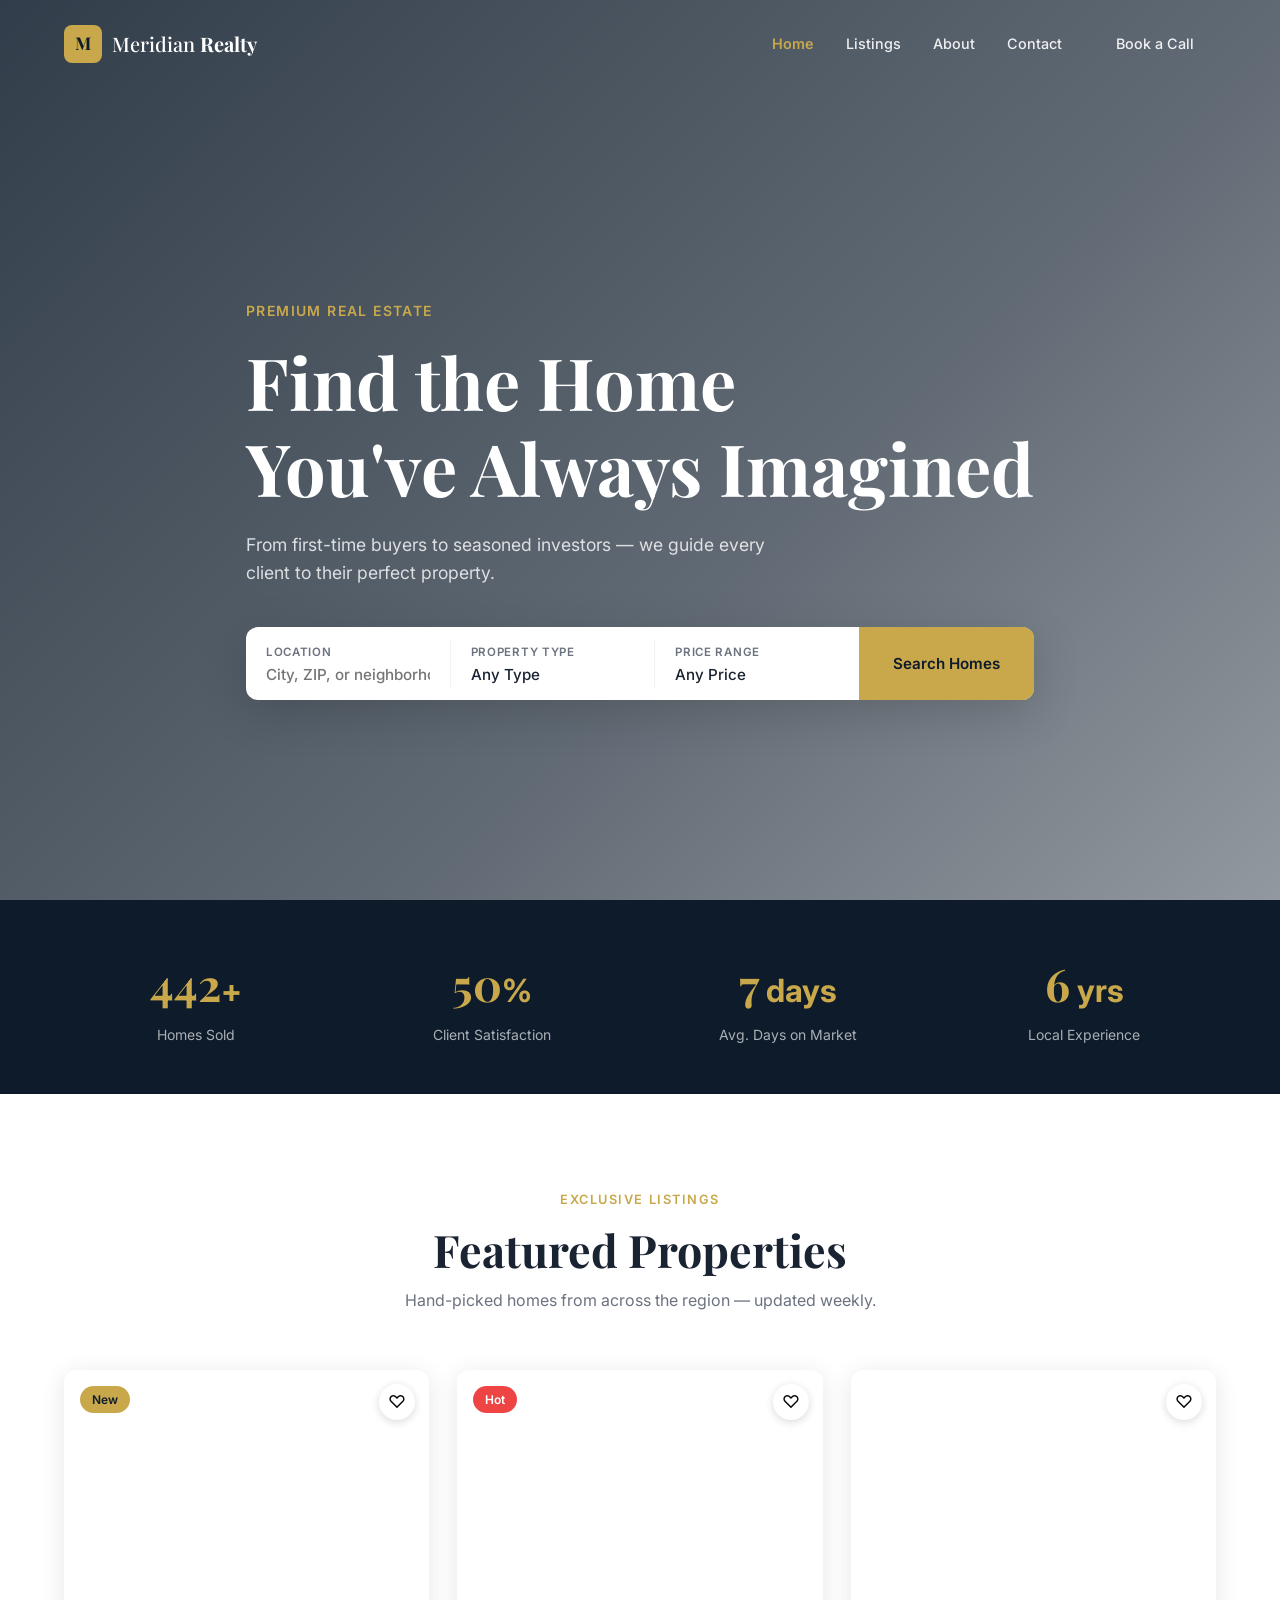
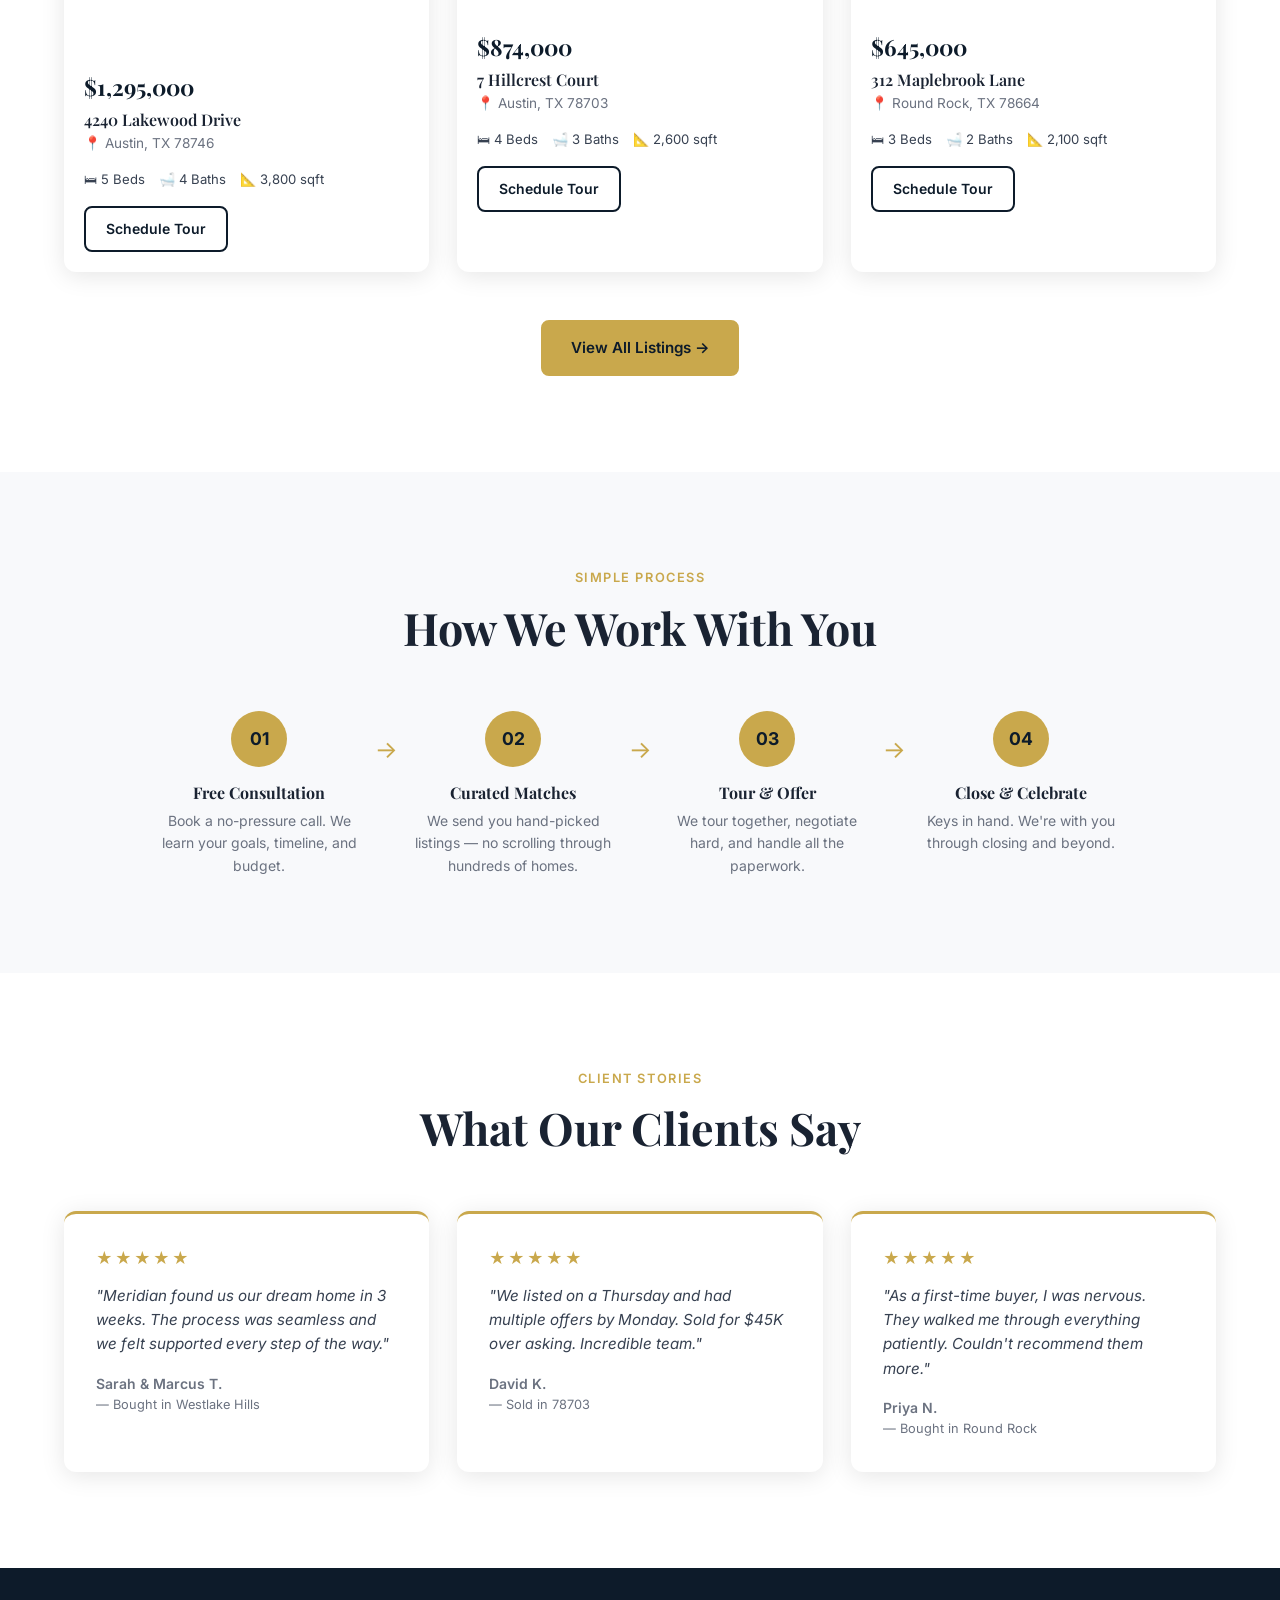
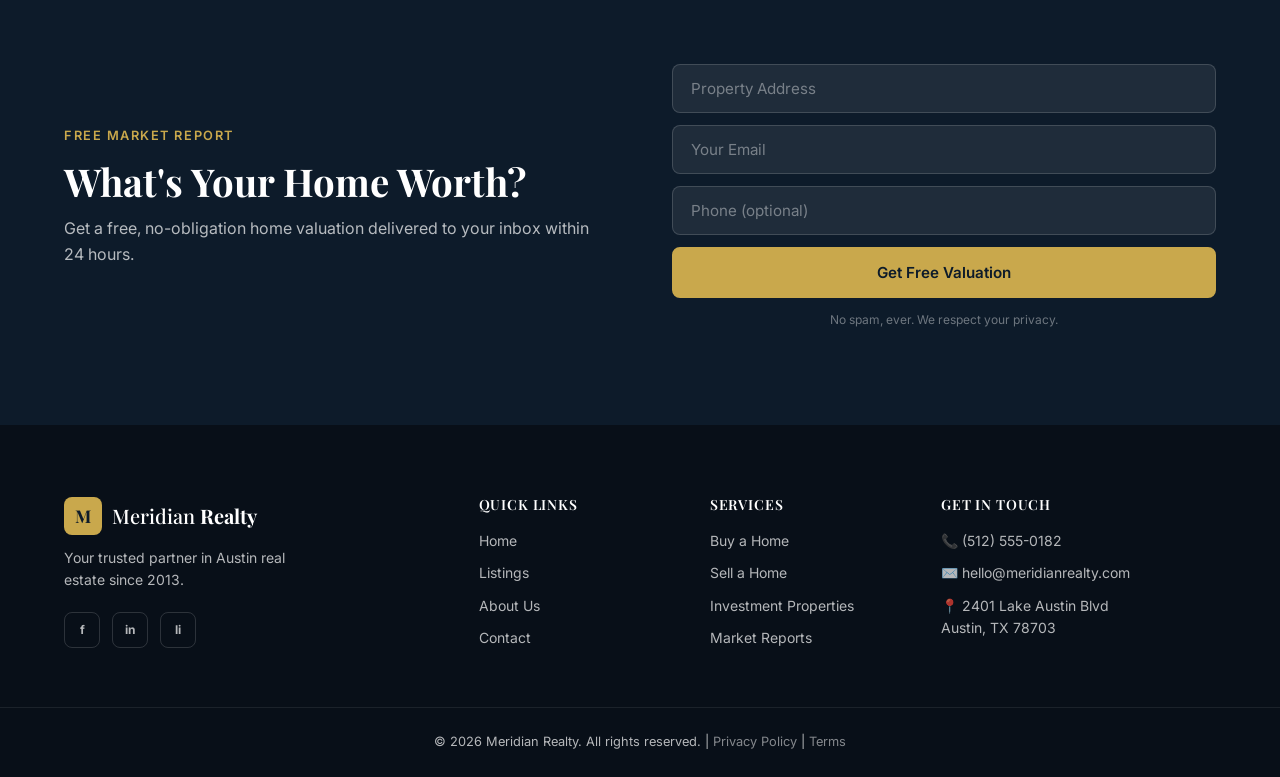
<file: index.html>
<!DOCTYPE html>
<html lang="en">
<head>
  <meta charset="UTF-8" />
  <meta name="viewport" content="width=device-width, initial-scale=1.0" />
  <title>Meridian Realty | Find Your Dream Home</title>
  <meta name="description" content="Meridian Realty helps you buy, sell, and invest in premium real estate. Trusted agents, exclusive listings, and concierge service." />

  <!-- Google Analytics placeholder -->
  <!-- Replace G-XXXXXXXXXX with your real GA4 measurement ID -->
  <script async src="https://www.googletagmanager.com/gtag/js?id=G-XXXXXXXXXX"></script>
  <script>
    window.dataLayer = window.dataLayer || [];
    function gtag(){dataLayer.push(arguments);}
    gtag('js', new Date());
    gtag('config', 'G-XXXXXXXXXX');
  </script>

  <link rel="preconnect" href="https://fonts.googleapis.com" />
  <link rel="preconnect" href="https://fonts.gstatic.com" crossorigin />
  <link href="https://fonts.googleapis.com/css2?family=Playfair+Display:wght@400;600;700&family=Inter:wght@300;400;500;600&display=swap" rel="stylesheet" />
  <link rel="stylesheet" href="css/styles.css" />
</head>
<body>

  <!-- ── NAV ── -->
  <header class="nav-header" id="navbar">
    <div class="container nav-inner">
      <a href="index.html" class="logo">
        <span class="logo-icon">M</span>
        <span>Meridian <strong>Realty</strong></span>
      </a>
      <nav class="nav-links" id="navLinks">
        <a href="index.html" class="active">Home</a>
        <a href="properties.html">Listings</a>
        <a href="about.html">About</a>
        <a href="contact.html">Contact</a>
        <a href="contact.html#book" class="btn btn-sm">Book a Call</a>
      </nav>
      <button class="hamburger" id="hamburger" aria-label="Open menu">
        <span></span><span></span><span></span>
      </button>
    </div>
  </header>

  <!-- ── HERO ── -->
  <section class="hero">
    <div class="hero-bg"></div>
    <div class="hero-overlay"></div>
    <div class="container hero-content">
      <p class="hero-eyebrow">Premium Real Estate</p>
      <h1 class="hero-title">Find the Home<br/>You've Always Imagined</h1>
      <p class="hero-sub">From first-time buyers to seasoned investors — we guide every client to their perfect property.</p>

      <!-- Search bar -->
      <form class="search-bar" id="heroSearch" action="properties.html" method="get">
        <div class="search-fields">
          <div class="search-field">
            <label>Location</label>
            <input type="text" name="location" placeholder="City, ZIP, or neighborhood" />
          </div>
          <div class="search-divider"></div>
          <div class="search-field">
            <label>Property Type</label>
            <select name="type">
              <option value="">Any Type</option>
              <option>Single Family</option>
              <option>Condo</option>
              <option>Townhouse</option>
              <option>Multi-Family</option>
              <option>Land</option>
            </select>
          </div>
          <div class="search-divider"></div>
          <div class="search-field">
            <label>Price Range</label>
            <select name="price">
              <option value="">Any Price</option>
              <option>Under $500K</option>
              <option>$500K – $1M</option>
              <option>$1M – $2M</option>
              <option>$2M+</option>
            </select>
          </div>
        </div>
        <button type="submit" class="btn btn-gold search-btn">Search Homes</button>
      </form>
    </div>
  </section>

  <!-- ── STATS ── -->
  <section class="stats-bar">
    <div class="container stats-grid">
      <div class="stat">
        <span class="stat-number" data-target="850">0</span><span class="stat-suffix">+</span>
        <p>Homes Sold</p>
      </div>
      <div class="stat">
        <span class="stat-number" data-target="97">0</span><span class="stat-suffix">%</span>
        <p>Client Satisfaction</p>
      </div>
      <div class="stat">
        <span class="stat-number" data-target="14">0</span><span class="stat-suffix"> days</span>
        <p>Avg. Days on Market</p>
      </div>
      <div class="stat">
        <span class="stat-number" data-target="12">0</span><span class="stat-suffix"> yrs</span>
        <p>Local Experience</p>
      </div>
    </div>
  </section>

  <!-- ── FEATURED LISTINGS ── -->
  <section class="section featured">
    <div class="container">
      <div class="section-header">
        <p class="eyebrow">Exclusive Listings</p>
        <h2>Featured Properties</h2>
        <p class="section-sub">Hand-picked homes from across the region — updated weekly.</p>
      </div>

      <div class="properties-grid">

        <article class="property-card featured-card">
          <div class="property-img" style="background-image:url('https://images.unsplash.com/photo-1570129477492-45c003edd2be?w=800&q=80')">
            <span class="tag tag-new">New</span>
            <button class="fav-btn" aria-label="Save property">♡</button>
          </div>
          <div class="property-body">
            <div class="property-price">$1,295,000</div>
            <h3 class="property-name">4240 Lakewood Drive</h3>
            <p class="property-loc">📍 Austin, TX 78746</p>
            <div class="property-meta">
              <span>🛏 5 Beds</span>
              <span>🛁 4 Baths</span>
              <span>📐 3,800 sqft</span>
            </div>
            <a href="contact.html#book" class="btn btn-outline btn-sm">Schedule Tour</a>
          </div>
        </article>

        <article class="property-card">
          <div class="property-img" style="background-image:url('https://images.unsplash.com/photo-1600596542815-ffad4c1539a9?w=800&q=80')">
            <span class="tag tag-hot">Hot</span>
            <button class="fav-btn" aria-label="Save property">♡</button>
          </div>
          <div class="property-body">
            <div class="property-price">$874,000</div>
            <h3 class="property-name">7 Hillcrest Court</h3>
            <p class="property-loc">📍 Austin, TX 78703</p>
            <div class="property-meta">
              <span>🛏 4 Beds</span>
              <span>🛁 3 Baths</span>
              <span>📐 2,600 sqft</span>
            </div>
            <a href="contact.html#book" class="btn btn-outline btn-sm">Schedule Tour</a>
          </div>
        </article>

        <article class="property-card">
          <div class="property-img" style="background-image:url('https://images.unsplash.com/photo-1605276374104-dee2a0ed3cd6?w=800&q=80')">
            <button class="fav-btn" aria-label="Save property">♡</button>
          </div>
          <div class="property-body">
            <div class="property-price">$645,000</div>
            <h3 class="property-name">312 Maplebrook Lane</h3>
            <p class="property-loc">📍 Round Rock, TX 78664</p>
            <div class="property-meta">
              <span>🛏 3 Beds</span>
              <span>🛁 2 Baths</span>
              <span>📐 2,100 sqft</span>
            </div>
            <a href="contact.html#book" class="btn btn-outline btn-sm">Schedule Tour</a>
          </div>
        </article>

      </div>

      <div class="text-center mt-lg">
        <a href="properties.html" class="btn btn-gold">View All Listings →</a>
      </div>
    </div>
  </section>

  <!-- ── HOW IT WORKS ── -->
  <section class="section how-it-works">
    <div class="container">
      <div class="section-header">
        <p class="eyebrow">Simple Process</p>
        <h2>How We Work With You</h2>
      </div>
      <div class="steps-grid">
        <div class="step">
          <div class="step-icon">01</div>
          <h3>Free Consultation</h3>
          <p>Book a no-pressure call. We learn your goals, timeline, and budget.</p>
        </div>
        <div class="step-arrow">→</div>
        <div class="step">
          <div class="step-icon">02</div>
          <h3>Curated Matches</h3>
          <p>We send you hand-picked listings — no scrolling through hundreds of homes.</p>
        </div>
        <div class="step-arrow">→</div>
        <div class="step">
          <div class="step-icon">03</div>
          <h3>Tour & Offer</h3>
          <p>We tour together, negotiate hard, and handle all the paperwork.</p>
        </div>
        <div class="step-arrow">→</div>
        <div class="step">
          <div class="step-icon">04</div>
          <h3>Close &amp; Celebrate</h3>
          <p>Keys in hand. We're with you through closing and beyond.</p>
        </div>
      </div>
    </div>
  </section>

  <!-- ── TESTIMONIALS ── -->
  <section class="section testimonials">
    <div class="container">
      <div class="section-header">
        <p class="eyebrow">Client Stories</p>
        <h2>What Our Clients Say</h2>
      </div>
      <div class="testimonials-grid">
        <blockquote class="testimonial">
          <div class="stars">★★★★★</div>
          <p>"Meridian found us our dream home in 3 weeks. The process was seamless and we felt supported every step of the way."</p>
          <footer><strong>Sarah & Marcus T.</strong> — Bought in Westlake Hills</footer>
        </blockquote>
        <blockquote class="testimonial">
          <div class="stars">★★★★★</div>
          <p>"We listed on a Thursday and had multiple offers by Monday. Sold for $45K over asking. Incredible team."</p>
          <footer><strong>David K.</strong> — Sold in 78703</footer>
        </blockquote>
        <blockquote class="testimonial">
          <div class="stars">★★★★★</div>
          <p>"As a first-time buyer, I was nervous. They walked me through everything patiently. Couldn't recommend them more."</p>
          <footer><strong>Priya N.</strong> — Bought in Round Rock</footer>
        </blockquote>
      </div>
    </div>
  </section>

  <!-- ── LEAD MAGNET / CTA ── -->
  <section class="section cta-section">
    <div class="container">
      <div class="cta-card">
        <div class="cta-text">
          <p class="eyebrow" style="color:#c9a84c">Free Market Report</p>
          <h2>What's Your Home Worth?</h2>
          <p>Get a free, no-obligation home valuation delivered to your inbox within 24 hours.</p>
        </div>
        <form class="cta-form" id="valuationForm">
          <input type="text" placeholder="Property Address" required />
          <input type="email" placeholder="Your Email" required />
          <input type="tel" placeholder="Phone (optional)" />
          <button type="submit" class="btn btn-gold">Get Free Valuation</button>
          <p class="form-note">No spam, ever. We respect your privacy.</p>
        </form>
      </div>
    </div>
  </section>

  <!-- ── FOOTER ── -->
  <footer class="footer">
    <div class="container footer-inner">
      <div class="footer-brand">
        <a href="index.html" class="logo logo-light">
          <span class="logo-icon">M</span>
          <span>Meridian <strong>Realty</strong></span>
        </a>
        <p>Your trusted partner in Austin real estate since 2013.</p>
        <div class="social-links">
          <a href="#" aria-label="Facebook">f</a>
          <a href="#" aria-label="Instagram">in</a>
          <a href="#" aria-label="LinkedIn">li</a>
        </div>
      </div>
      <div class="footer-links">
        <h4>Quick Links</h4>
        <a href="index.html">Home</a>
        <a href="properties.html">Listings</a>
        <a href="about.html">About Us</a>
        <a href="contact.html">Contact</a>
      </div>
      <div class="footer-links">
        <h4>Services</h4>
        <a href="#">Buy a Home</a>
        <a href="#">Sell a Home</a>
        <a href="#">Investment Properties</a>
        <a href="#">Market Reports</a>
      </div>
      <div class="footer-contact">
        <h4>Get in Touch</h4>
        <p>📞 <a href="tel:+15125550182">(512) 555-0182</a></p>
        <p>✉️ <a href="mailto:hello@meridianrealty.com">hello@meridianrealty.com</a></p>
        <p>📍 2401 Lake Austin Blvd<br/>Austin, TX 78703</p>
      </div>
    </div>
    <div class="footer-bottom">
      <p>© 2026 Meridian Realty. All rights reserved. | <a href="#">Privacy Policy</a> | <a href="#">Terms</a></p>
    </div>
  </footer>

  <script src="js/main.js"></script>
</body>
</html>
</file>
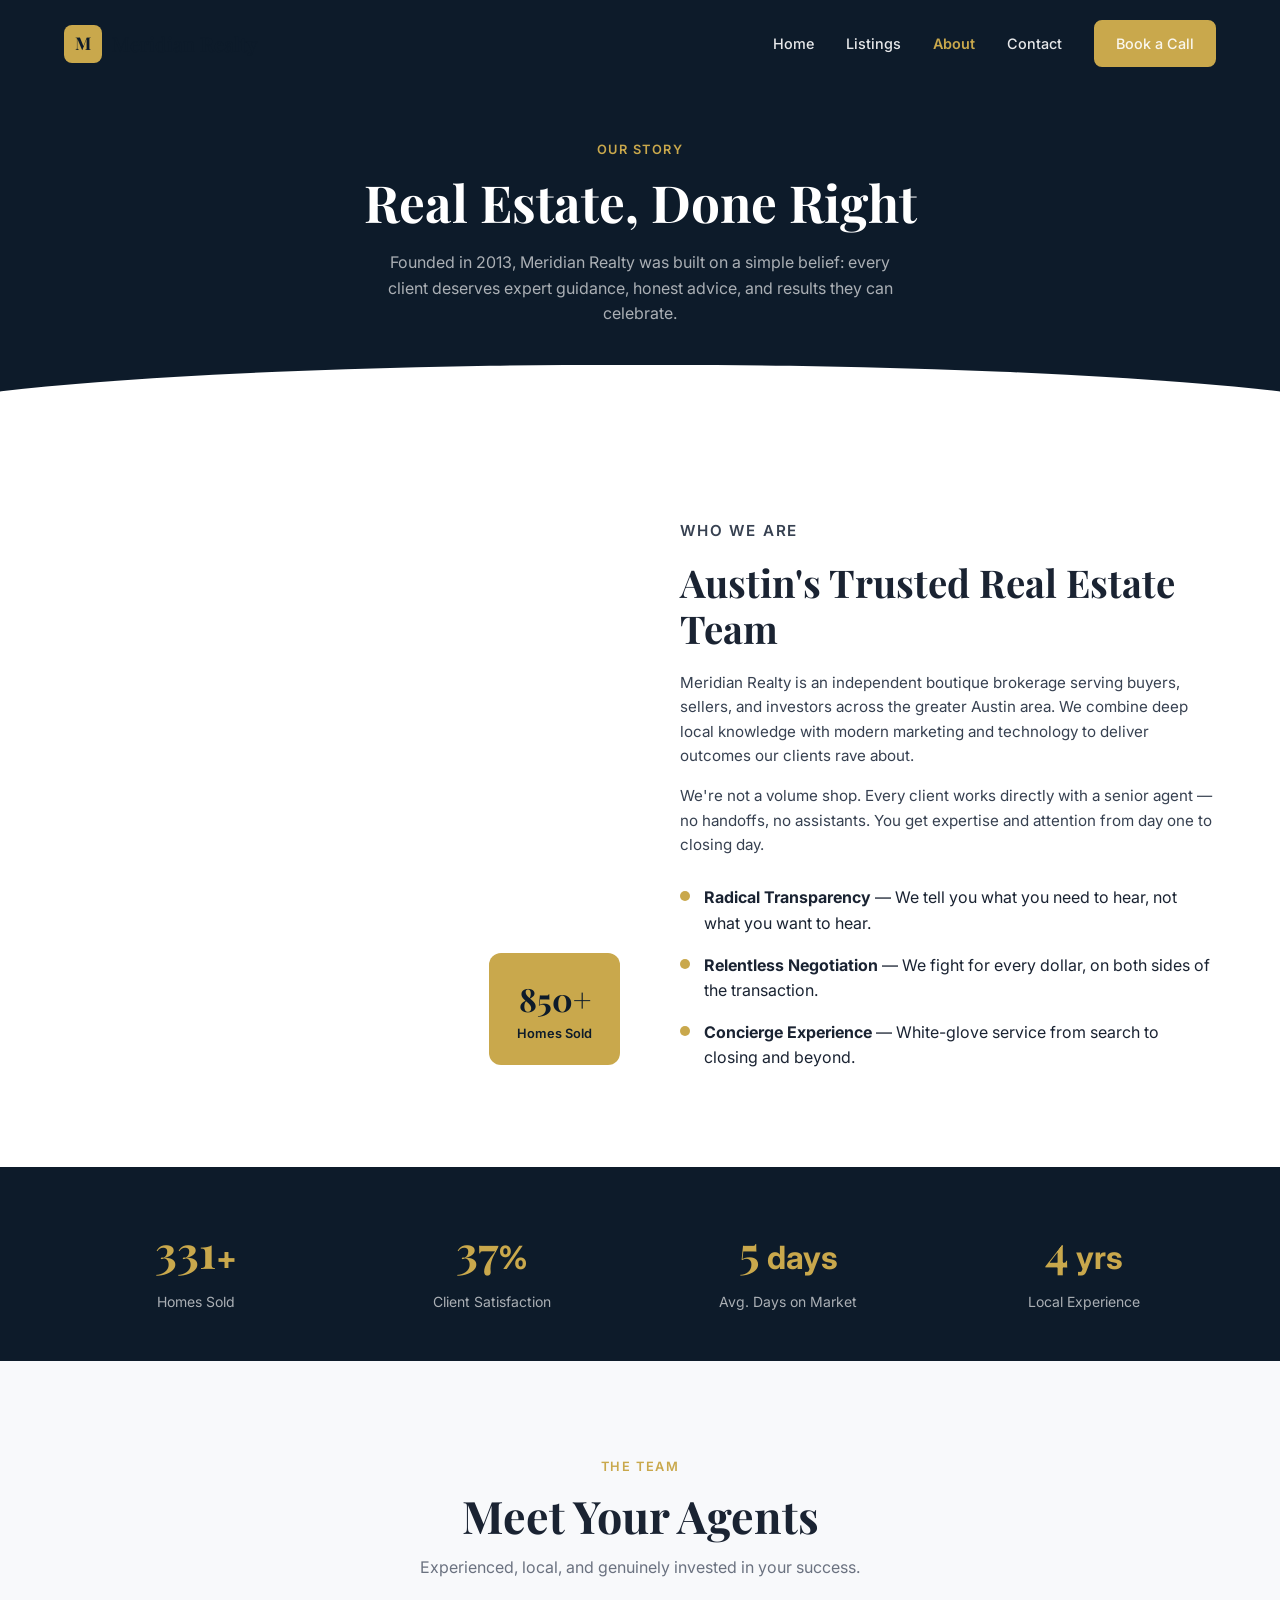
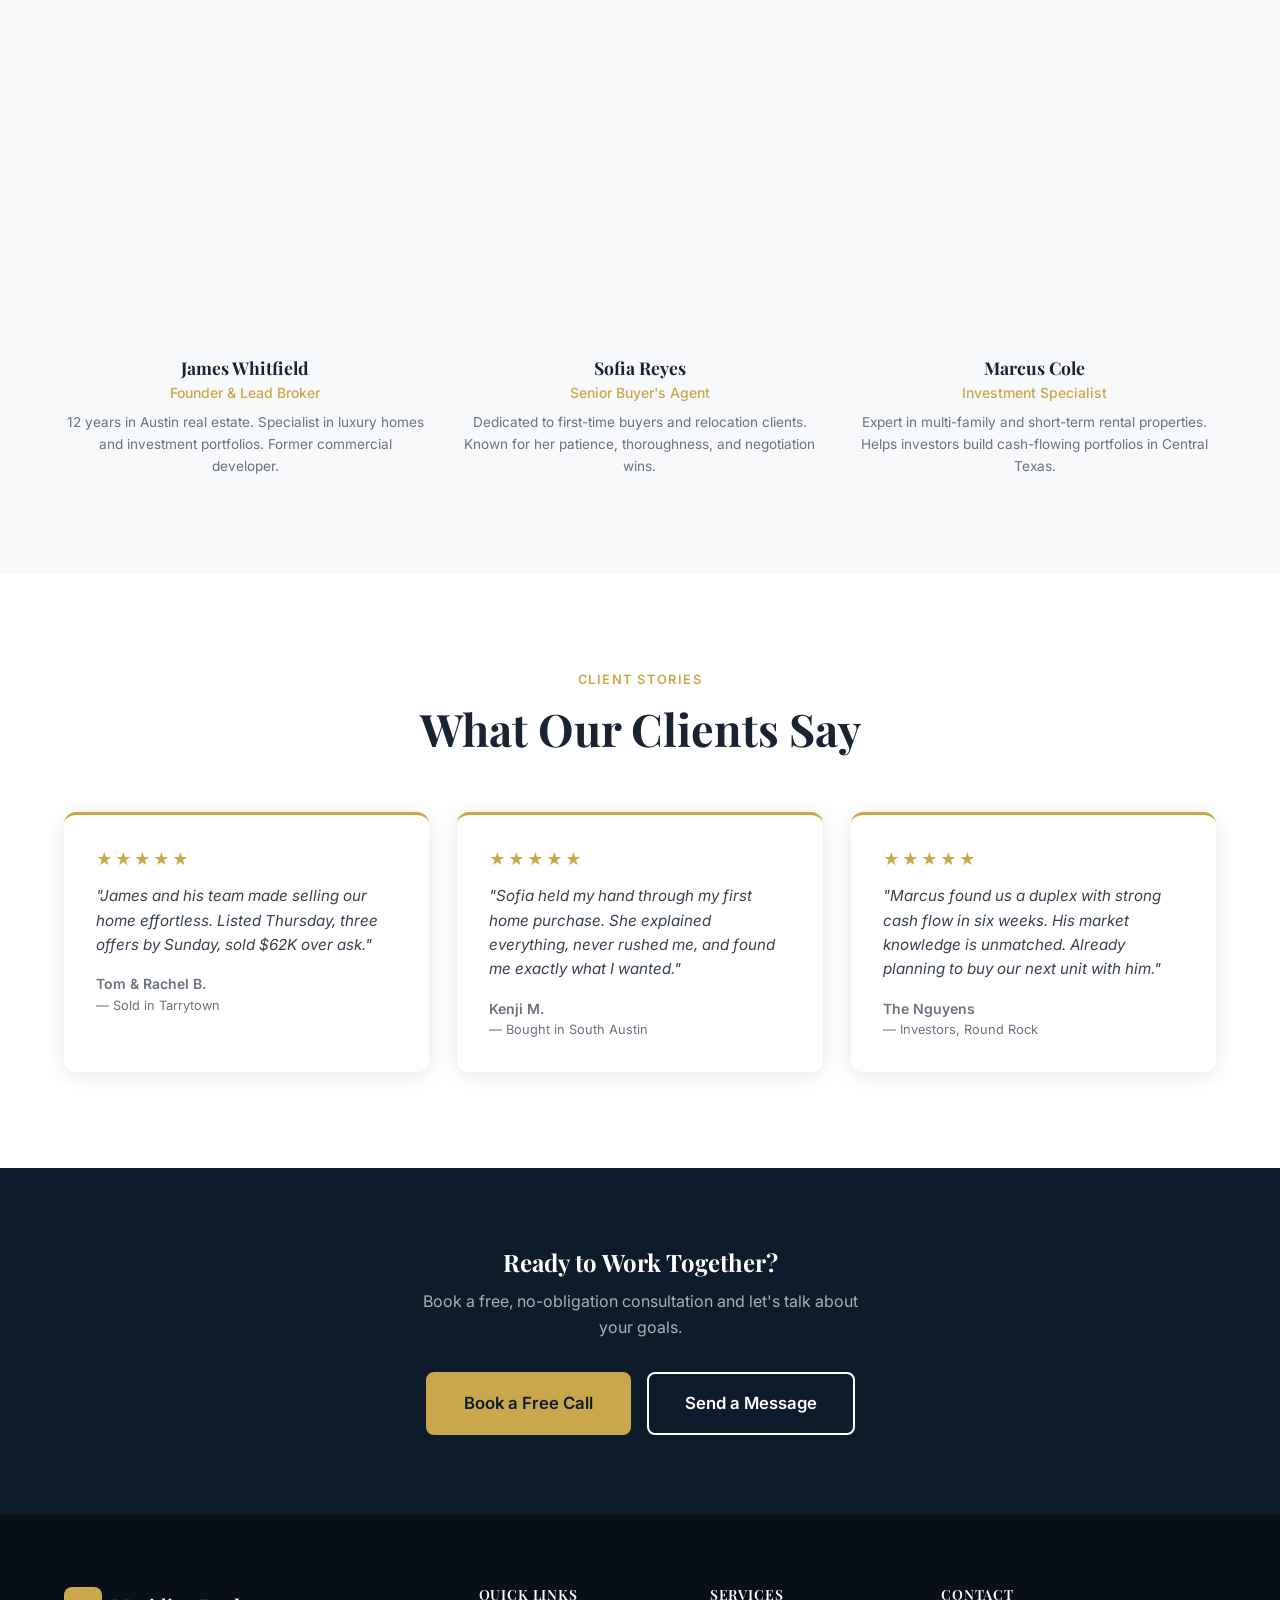
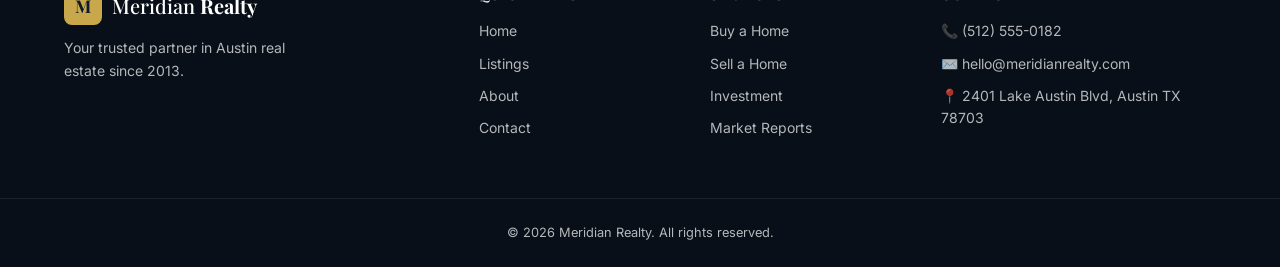
<file: about.html>
<!DOCTYPE html>
<html lang="en">
<head>
  <meta charset="UTF-8" />
  <meta name="viewport" content="width=device-width, initial-scale=1.0" />
  <title>About | Meridian Realty</title>
  <meta name="description" content="Meet the Meridian Realty team — experienced Austin real estate agents committed to getting you the best outcome." />
  <script async src="https://www.googletagmanager.com/gtag/js?id=G-XXXXXXXXXX"></script>
  <script>window.dataLayer=window.dataLayer||[];function gtag(){dataLayer.push(arguments);}gtag('js',new Date());gtag('config','G-XXXXXXXXXX');</script>
  <link rel="preconnect" href="https://fonts.googleapis.com" />
  <link rel="preconnect" href="https://fonts.gstatic.com" crossorigin />
  <link href="https://fonts.googleapis.com/css2?family=Playfair+Display:wght@400;600;700&family=Inter:wght@300;400;500;600&display=swap" rel="stylesheet" />
  <link rel="stylesheet" href="css/styles.css" />
</head>
<body>

  <header class="nav-header scrolled" id="navbar">
    <div class="container nav-inner">
      <a href="index.html" class="logo" style="color:var(--navy)">
        <span class="logo-icon">M</span>
        <span>Meridian <strong>Realty</strong></span>
      </a>
      <nav class="nav-links" id="navLinks">
        <a href="index.html">Home</a>
        <a href="properties.html">Listings</a>
        <a href="about.html" class="active">About</a>
        <a href="contact.html">Contact</a>
        <a href="contact.html#book" class="btn btn-sm btn-gold">Book a Call</a>
      </nav>
      <button class="hamburger" id="hamburger" aria-label="Open menu">
        <span></span><span></span><span></span>
      </button>
    </div>
  </header>

  <!-- ABOUT HERO -->
  <div class="about-hero">
    <div class="container" style="text-align:center;position:relative;z-index:1;">
      <p class="eyebrow">Our Story</p>
      <h1 style="color:var(--white);font-size:clamp(2rem,4vw,3.2rem);margin-bottom:16px;">Real Estate, Done Right</h1>
      <p style="color:rgba(255,255,255,.65);max-width:540px;margin:0 auto;">
        Founded in 2013, Meridian Realty was built on a simple belief: every client deserves expert guidance, honest advice, and results they can celebrate.
      </p>
    </div>
  </div>

  <!-- INTRO -->
  <section class="section">
    <div class="container">
      <div class="about-intro">
        <div class="about-img-wrap">
          <div class="about-img"></div>
          <div class="about-badge">
            <div class="num">850+</div>
            <p>Homes Sold</p>
          </div>
        </div>
        <div class="about-text">
          <p class="eyebrow">Who We Are</p>
          <h2>Austin's Trusted Real Estate Team</h2>
          <p>Meridian Realty is an independent boutique brokerage serving buyers, sellers, and investors across the greater Austin area. We combine deep local knowledge with modern marketing and technology to deliver outcomes our clients rave about.</p>
          <p>We're not a volume shop. Every client works directly with a senior agent — no handoffs, no assistants. You get expertise and attention from day one to closing day.</p>
          <div class="about-values">
            <div class="value-item"><div class="value-dot"></div><div><strong>Radical Transparency</strong> — We tell you what you need to hear, not what you want to hear.</div></div>
            <div class="value-item"><div class="value-dot"></div><div><strong>Relentless Negotiation</strong> — We fight for every dollar, on both sides of the transaction.</div></div>
            <div class="value-item"><div class="value-dot"></div><div><strong>Concierge Experience</strong> — White-glove service from search to closing and beyond.</div></div>
          </div>
        </div>
      </div>
    </div>
  </section>

  <!-- STATS BANNER -->
  <section class="stats-bar">
    <div class="container stats-grid">
      <div class="stat"><span class="stat-number" data-target="850">0</span><span class="stat-suffix">+</span><p>Homes Sold</p></div>
      <div class="stat"><span class="stat-number" data-target="97">0</span><span class="stat-suffix">%</span><p>Client Satisfaction</p></div>
      <div class="stat"><span class="stat-number" data-target="14">0</span><span class="stat-suffix"> days</span><p>Avg. Days on Market</p></div>
      <div class="stat"><span class="stat-number" data-target="12">0</span><span class="stat-suffix"> yrs</span><p>Local Experience</p></div>
    </div>
  </section>

  <!-- TEAM -->
  <section class="section" style="background:var(--gray-50);">
    <div class="container">
      <div class="section-header">
        <p class="eyebrow">The Team</p>
        <h2>Meet Your Agents</h2>
        <p class="section-sub">Experienced, local, and genuinely invested in your success.</p>
      </div>
      <div class="team-grid">

        <div class="team-card">
          <div class="team-photo" style="background-image:url('https://images.unsplash.com/photo-1560250097-0b93528c311a?w=600&q=80')"></div>
          <h3>James Whitfield</h3>
          <p class="role">Founder & Lead Broker</p>
          <p>12 years in Austin real estate. Specialist in luxury homes and investment portfolios. Former commercial developer.</p>
        </div>

        <div class="team-card">
          <div class="team-photo" style="background-image:url('https://images.unsplash.com/photo-1573496359142-b8d87734a5a2?w=600&q=80')"></div>
          <h3>Sofia Reyes</h3>
          <p class="role">Senior Buyer's Agent</p>
          <p>Dedicated to first-time buyers and relocation clients. Known for her patience, thoroughness, and negotiation wins.</p>
        </div>

        <div class="team-card">
          <div class="team-photo" style="background-image:url('https://images.unsplash.com/photo-1507003211169-0a1dd7228f2d?w=600&q=80')"></div>
          <h3>Marcus Cole</h3>
          <p class="role">Investment Specialist</p>
          <p>Expert in multi-family and short-term rental properties. Helps investors build cash-flowing portfolios in Central Texas.</p>
        </div>

      </div>
    </div>
  </section>

  <!-- TESTIMONIALS -->
  <section class="section testimonials">
    <div class="container">
      <div class="section-header">
        <p class="eyebrow">Client Stories</p>
        <h2>What Our Clients Say</h2>
      </div>
      <div class="testimonials-grid">
        <blockquote class="testimonial">
          <div class="stars">★★★★★</div>
          <p>"James and his team made selling our home effortless. Listed Thursday, three offers by Sunday, sold $62K over ask."</p>
          <footer><strong>Tom & Rachel B.</strong> — Sold in Tarrytown</footer>
        </blockquote>
        <blockquote class="testimonial">
          <div class="stars">★★★★★</div>
          <p>"Sofia held my hand through my first home purchase. She explained everything, never rushed me, and found me exactly what I wanted."</p>
          <footer><strong>Kenji M.</strong> — Bought in South Austin</footer>
        </blockquote>
        <blockquote class="testimonial">
          <div class="stars">★★★★★</div>
          <p>"Marcus found us a duplex with strong cash flow in six weeks. His market knowledge is unmatched. Already planning to buy our next unit with him."</p>
          <footer><strong>The Nguyens</strong> — Investors, Round Rock</footer>
        </blockquote>
      </div>
    </div>
  </section>

  <!-- CTA -->
  <section class="section" style="background:var(--navy);padding:80px 0;">
    <div class="container" style="text-align:center;">
      <h2 style="color:var(--white);margin-bottom:12px;">Ready to Work Together?</h2>
      <p style="color:rgba(255,255,255,.65);margin-bottom:32px;max-width:440px;margin-left:auto;margin-right:auto;">
        Book a free, no-obligation consultation and let's talk about your goals.
      </p>
      <div style="display:flex;gap:16px;justify-content:center;flex-wrap:wrap;">
        <a href="contact.html#book" class="btn btn-gold btn-lg">Book a Free Call</a>
        <a href="contact.html" class="btn btn-outline-white btn-lg">Send a Message</a>
      </div>
    </div>
  </section>

  <footer class="footer">
    <div class="container footer-inner">
      <div class="footer-brand">
        <a href="index.html" class="logo logo-light"><span class="logo-icon">M</span><span>Meridian <strong>Realty</strong></span></a>
        <p>Your trusted partner in Austin real estate since 2013.</p>
      </div>
      <div class="footer-links"><h4>Quick Links</h4><a href="index.html">Home</a><a href="properties.html">Listings</a><a href="about.html">About</a><a href="contact.html">Contact</a></div>
      <div class="footer-links"><h4>Services</h4><a href="#">Buy a Home</a><a href="#">Sell a Home</a><a href="#">Investment</a><a href="#">Market Reports</a></div>
      <div class="footer-contact"><h4>Contact</h4><p>📞 <a href="tel:+15125550182">(512) 555-0182</a></p><p>✉️ <a href="mailto:hello@meridianrealty.com">hello@meridianrealty.com</a></p><p>📍 2401 Lake Austin Blvd, Austin TX 78703</p></div>
    </div>
    <div class="footer-bottom"><p>© 2026 Meridian Realty. All rights reserved.</p></div>
  </footer>

  <script src="js/main.js"></script>
</body>
</html>
</file>
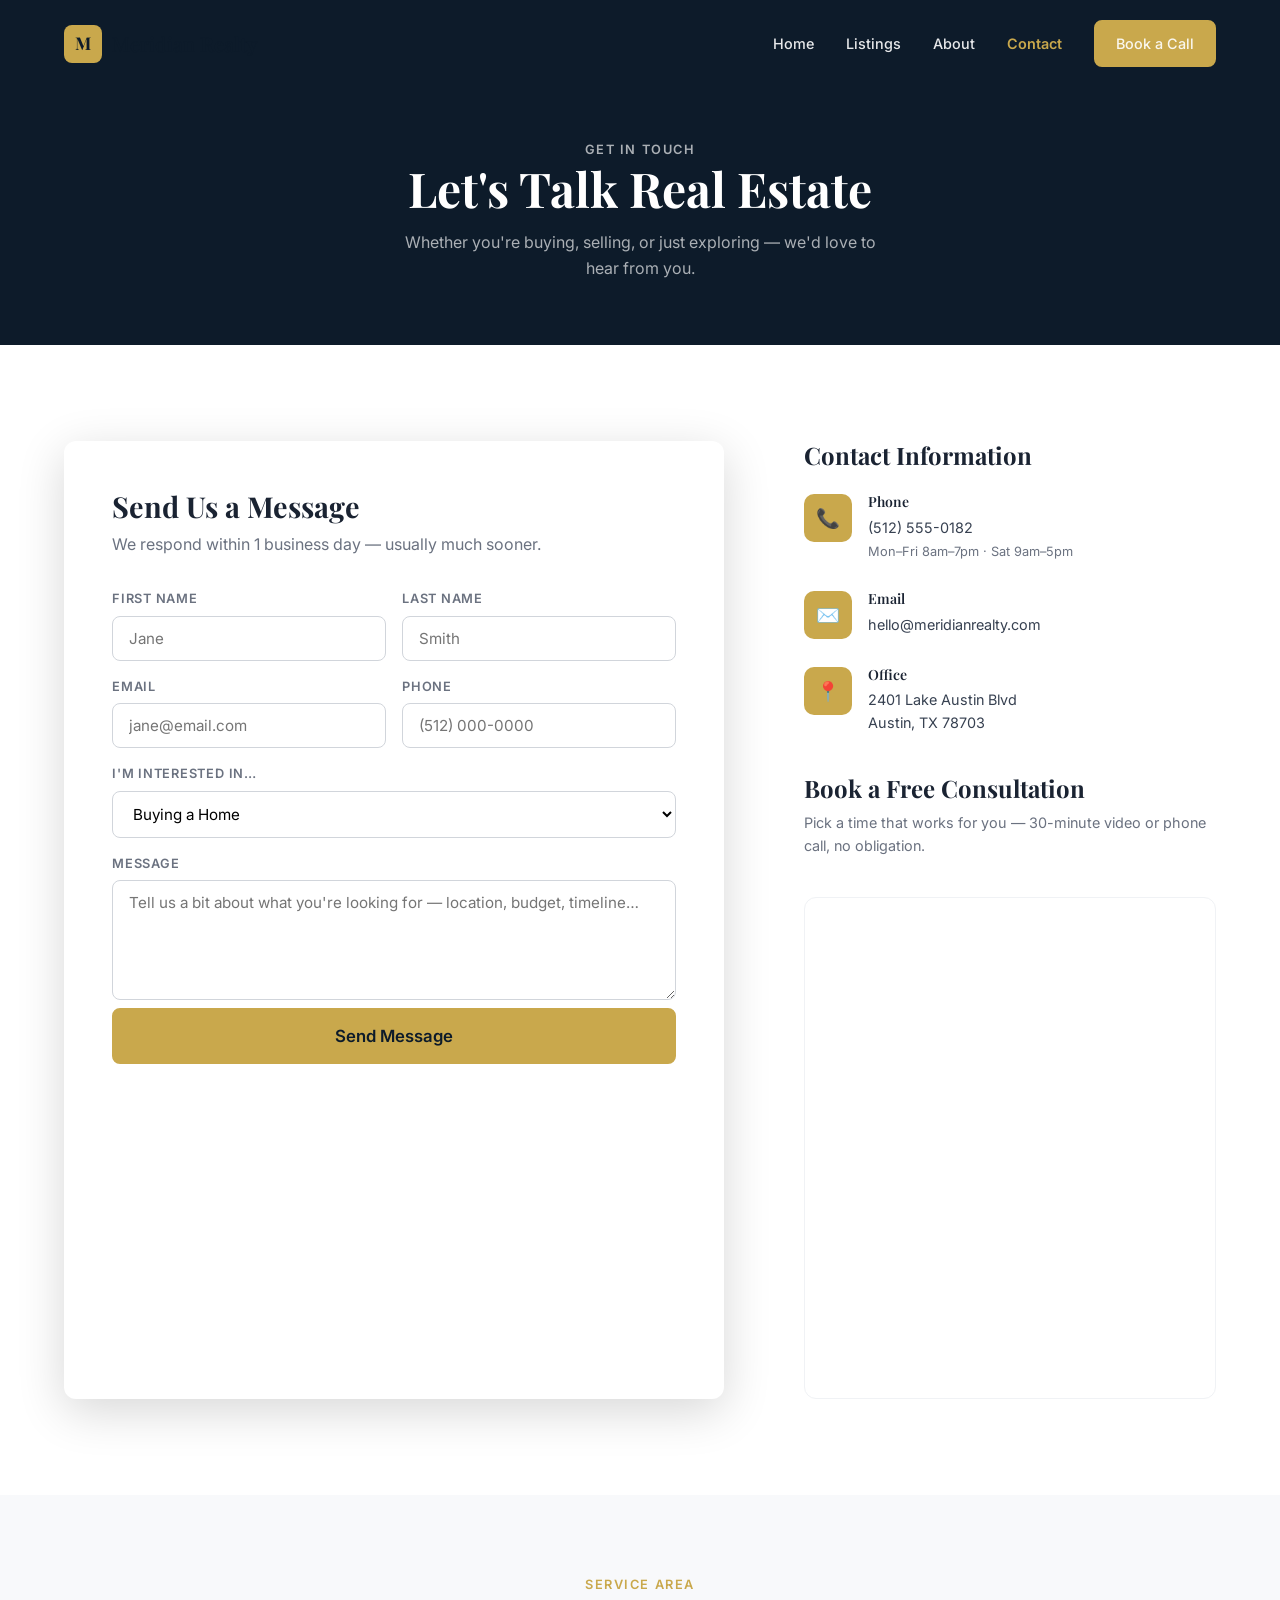
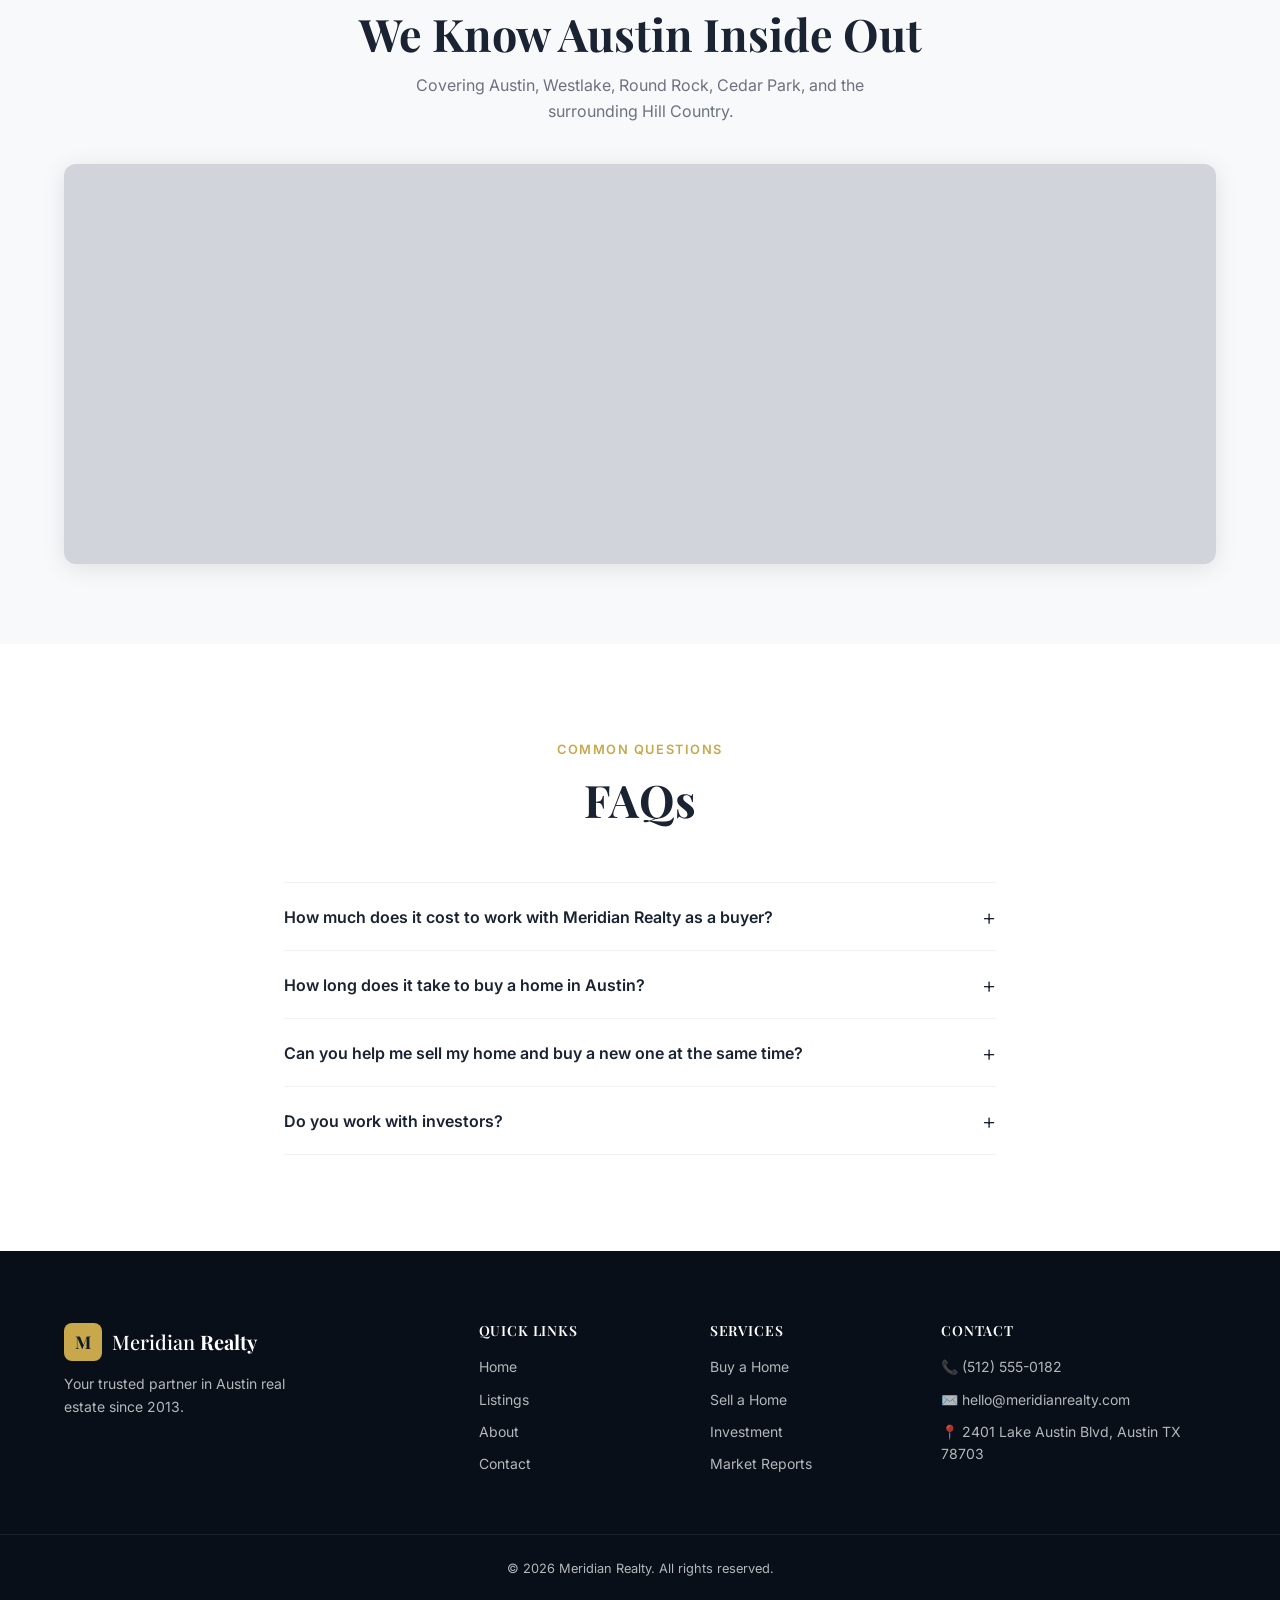
<file: contact.html>
<!DOCTYPE html>
<html lang="en">
<head>
  <meta charset="UTF-8" />
  <meta name="viewport" content="width=device-width, initial-scale=1.0" />
  <title>Contact | Meridian Realty</title>
  <meta name="description" content="Get in touch with Meridian Realty — book a free consultation, ask about a listing, or request a home valuation." />
  <script async src="https://www.googletagmanager.com/gtag/js?id=G-XXXXXXXXXX"></script>
  <script>window.dataLayer=window.dataLayer||[];function gtag(){dataLayer.push(arguments);}gtag('js',new Date());gtag('config','G-XXXXXXXXXX');</script>
  <link rel="preconnect" href="https://fonts.googleapis.com" />
  <link rel="preconnect" href="https://fonts.gstatic.com" crossorigin />
  <link href="https://fonts.googleapis.com/css2?family=Playfair+Display:wght@400;600;700&family=Inter:wght@300;400;500;600&display=swap" rel="stylesheet" />
  <link rel="stylesheet" href="css/styles.css" />
</head>
<body>

  <header class="nav-header scrolled" id="navbar">
    <div class="container nav-inner">
      <a href="index.html" class="logo" style="color:var(--navy)">
        <span class="logo-icon">M</span>
        <span>Meridian <strong>Realty</strong></span>
      </a>
      <nav class="nav-links" id="navLinks">
        <a href="index.html">Home</a>
        <a href="properties.html">Listings</a>
        <a href="about.html">About</a>
        <a href="contact.html" class="active">Contact</a>
        <a href="contact.html#book" class="btn btn-sm btn-gold">Book a Call</a>
      </nav>
      <button class="hamburger" id="hamburger" aria-label="Open menu">
        <span></span><span></span><span></span>
      </button>
    </div>
  </header>

  <!-- PAGE HERO -->
  <div class="page-hero">
    <div class="container">
      <p class="eyebrow">Get in Touch</p>
      <h1>Let's Talk Real Estate</h1>
      <p>Whether you're buying, selling, or just exploring — we'd love to hear from you.</p>
    </div>
  </div>

  <!-- CONTACT SECTION -->
  <section class="contact-section">
    <div class="container">
      <div class="contact-grid">

        <!-- FORM -->
        <div class="contact-form-card">
          <h2>Send Us a Message</h2>
          <p class="sub">We respond within 1 business day — usually much sooner.</p>

          <form id="contactForm">
            <div class="form-grid">
              <div class="form-group">
                <label>First Name</label>
                <input type="text" placeholder="Jane" required />
              </div>
              <div class="form-group">
                <label>Last Name</label>
                <input type="text" placeholder="Smith" required />
              </div>
              <div class="form-group">
                <label>Email</label>
                <input type="email" placeholder="jane@email.com" required />
              </div>
              <div class="form-group">
                <label>Phone</label>
                <input type="tel" placeholder="(512) 000-0000" />
              </div>
              <div class="form-group full">
                <label>I'm interested in…</label>
                <select>
                  <option>Buying a Home</option>
                  <option>Selling a Home</option>
                  <option>Investment Property</option>
                  <option>Home Valuation</option>
                  <option>Just Exploring</option>
                </select>
              </div>
              <div class="form-group full">
                <label>Message</label>
                <textarea placeholder="Tell us a bit about what you're looking for — location, budget, timeline…"></textarea>
              </div>
            </div>
            <div class="form-submit">
              <button type="submit" class="btn btn-gold btn-lg">Send Message</button>
            </div>
          </form>
        </div>

        <!-- INFO + BOOKING -->
        <div class="contact-info">
          <h3>Contact Information</h3>

          <div class="contact-info-item">
            <div class="contact-icon">📞</div>
            <div>
              <h4>Phone</h4>
              <a href="tel:+15125550182">(512) 555-0182</a>
              <p style="font-size:.8rem;color:var(--gray-500);margin-top:2px;">Mon–Fri 8am–7pm · Sat 9am–5pm</p>
            </div>
          </div>

          <div class="contact-info-item">
            <div class="contact-icon">✉️</div>
            <div>
              <h4>Email</h4>
              <a href="mailto:hello@meridianrealty.com">hello@meridianrealty.com</a>
            </div>
          </div>

          <div class="contact-info-item">
            <div class="contact-icon">📍</div>
            <div>
              <h4>Office</h4>
              <p>2401 Lake Austin Blvd<br/>Austin, TX 78703</p>
            </div>
          </div>

          <!-- CALENDLY BOOKING -->
          <div id="book" style="margin-top:40px;">
            <h3 style="margin-bottom:8px;">Book a Free Consultation</h3>
            <p style="font-size:.9rem;color:var(--gray-500);margin-bottom:20px;">
              Pick a time that works for you — 30-minute video or phone call, no obligation.
            </p>
            <!-- Calendly inline widget -->
            <!-- Replace the data-url with your own Calendly link -->
            <div class="calendly-box">
              <div
                class="calendly-inline-widget"
                data-url="https://calendly.com/meridianrealty/consultation?hide_landing_page_details=1&hide_gdpr_banner=1&primary_color=c9a84c"
                style="min-width:100%;height:500px;"
              ></div>
              <script type="text/javascript" src="https://assets.calendly.com/assets/external/widget.js" async></script>
            </div>
          </div>
        </div>

      </div>
    </div>
  </section>

  <!-- MAP / OFFICE AREA -->
  <section style="background:var(--gray-50);padding:80px 0;">
    <div class="container">
      <div class="section-header" style="margin-bottom:40px;">
        <p class="eyebrow">Service Area</p>
        <h2>We Know Austin Inside Out</h2>
        <p class="section-sub">Covering Austin, Westlake, Round Rock, Cedar Park, and the surrounding Hill Country.</p>
      </div>
      <!-- Embedded Google Map placeholder — replace src with your embed URL -->
      <div style="border-radius:var(--radius);overflow:hidden;box-shadow:var(--shadow);height:400px;background:var(--gray-300);display:flex;align-items:center;justify-content:center;">
        <iframe
          src="https://www.google.com/maps/embed?pb=!1m18!1m12!1m3!1d220977.7491810573!2d-97.87649!3d30.307182!2m3!1f0!2f0!3f0!3m2!1i1024!2i768!4f13.1!3m3!1m2!1s0x8644b599a0cc032f%3A0x5d9b464bd469d57a!2sAustin%2C%20TX!5e0!3m2!1sen!2sus!4v1700000000000"
          width="100%" height="400" style="border:0;" allowfullscreen loading="lazy"
          referrerpolicy="no-referrer-when-downgrade"
          title="Meridian Realty service area map">
        </iframe>
      </div>
    </div>
  </section>

  <!-- FAQ -->
  <section class="section">
    <div class="container" style="max-width:760px;">
      <div class="section-header">
        <p class="eyebrow">Common Questions</p>
        <h2>FAQs</h2>
      </div>
      <div class="faq-list" id="faqList">

        <div class="faq-item">
          <button class="faq-question" aria-expanded="false">
            How much does it cost to work with Meridian Realty as a buyer?
            <span class="faq-icon">+</span>
          </button>
          <div class="faq-answer">
            <p>In most cases, buyer representation is free to you. The seller typically covers agent commissions. We'll explain the exact structure during your free consultation.</p>
          </div>
        </div>

        <div class="faq-item">
          <button class="faq-question" aria-expanded="false">
            How long does it take to buy a home in Austin?
            <span class="faq-icon">+</span>
          </button>
          <div class="faq-answer">
            <p>From search to keys, most buyers close within 45–90 days. In competitive markets, pre-approval and a clear strategy can speed things up significantly. Our average is 14 days on market once you find the right home.</p>
          </div>
        </div>

        <div class="faq-item">
          <button class="faq-question" aria-expanded="false">
            Can you help me sell my home and buy a new one at the same time?
            <span class="faq-icon">+</span>
          </button>
          <div class="faq-answer">
            <p>Absolutely — this is one of our specialties. We coordinate the timing of your sale and purchase to minimize the gap and stress. We also have lender partners who offer bridge financing when needed.</p>
          </div>
        </div>

        <div class="faq-item">
          <button class="faq-question" aria-expanded="false">
            Do you work with investors?
            <span class="faq-icon">+</span>
          </button>
          <div class="faq-answer">
            <p>Yes. Our investment specialist Marcus Cole works exclusively with investors — from first-time landlords to seasoned portfolio builders. We analyze cash flow, cap rate, and appreciation potential for every deal.</p>
          </div>
        </div>

      </div>
    </div>
  </section>

  <footer class="footer">
    <div class="container footer-inner">
      <div class="footer-brand">
        <a href="index.html" class="logo logo-light"><span class="logo-icon">M</span><span>Meridian <strong>Realty</strong></span></a>
        <p>Your trusted partner in Austin real estate since 2013.</p>
      </div>
      <div class="footer-links"><h4>Quick Links</h4><a href="index.html">Home</a><a href="properties.html">Listings</a><a href="about.html">About</a><a href="contact.html">Contact</a></div>
      <div class="footer-links"><h4>Services</h4><a href="#">Buy a Home</a><a href="#">Sell a Home</a><a href="#">Investment</a><a href="#">Market Reports</a></div>
      <div class="footer-contact"><h4>Contact</h4><p>📞 <a href="tel:+15125550182">(512) 555-0182</a></p><p>✉️ <a href="mailto:hello@meridianrealty.com">hello@meridianrealty.com</a></p><p>📍 2401 Lake Austin Blvd, Austin TX 78703</p></div>
    </div>
    <div class="footer-bottom"><p>© 2026 Meridian Realty. All rights reserved.</p></div>
  </footer>

  <!-- FAQ styles + script inline for self-containment -->
  <style>
    .faq-list { border-top: 1px solid var(--gray-100); }
    .faq-item { border-bottom: 1px solid var(--gray-100); }
    .faq-question {
      width: 100%; text-align: left; padding: 20px 0;
      background: none; border: none; cursor: pointer;
      font-size: 1rem; font-weight: 600; color: var(--text);
      display: flex; justify-content: space-between; align-items: center; gap: 16px;
    }
    .faq-question:hover { color: var(--gold); }
    .faq-icon { font-size: 1.4rem; font-weight: 300; flex-shrink: 0; transition: transform .25s; }
    .faq-question[aria-expanded="true"] .faq-icon { transform: rotate(45deg); }
    .faq-answer { display: none; padding: 0 0 20px; color: var(--gray-700); font-size: .95rem; }
    .faq-question[aria-expanded="true"] + .faq-answer { display: block; }
  </style>
  <script src="js/main.js"></script>
  <script>
    document.querySelectorAll('.faq-question').forEach(btn => {
      btn.addEventListener('click', () => {
        const expanded = btn.getAttribute('aria-expanded') === 'true';
        document.querySelectorAll('.faq-question').forEach(b => b.setAttribute('aria-expanded','false'));
        btn.setAttribute('aria-expanded', String(!expanded));
      });
    });
  </script>
</body>
</html>
</file>
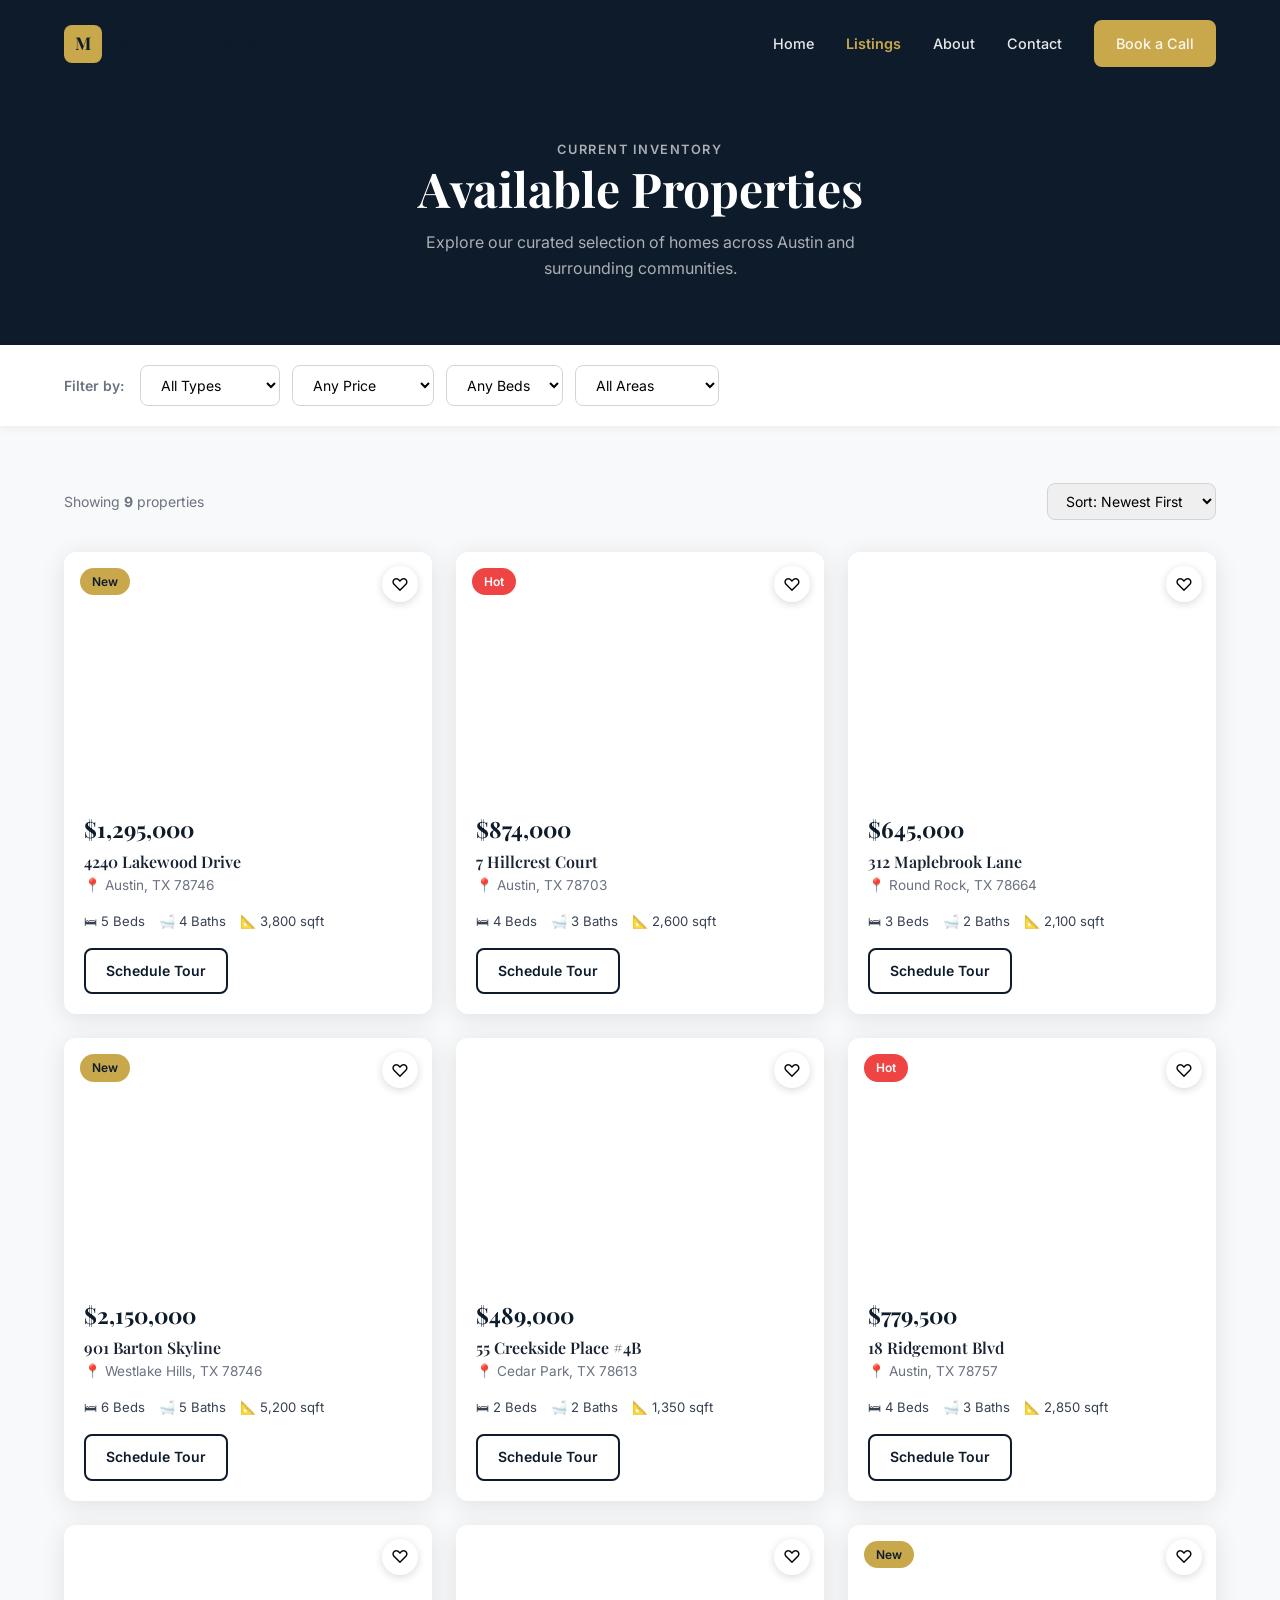
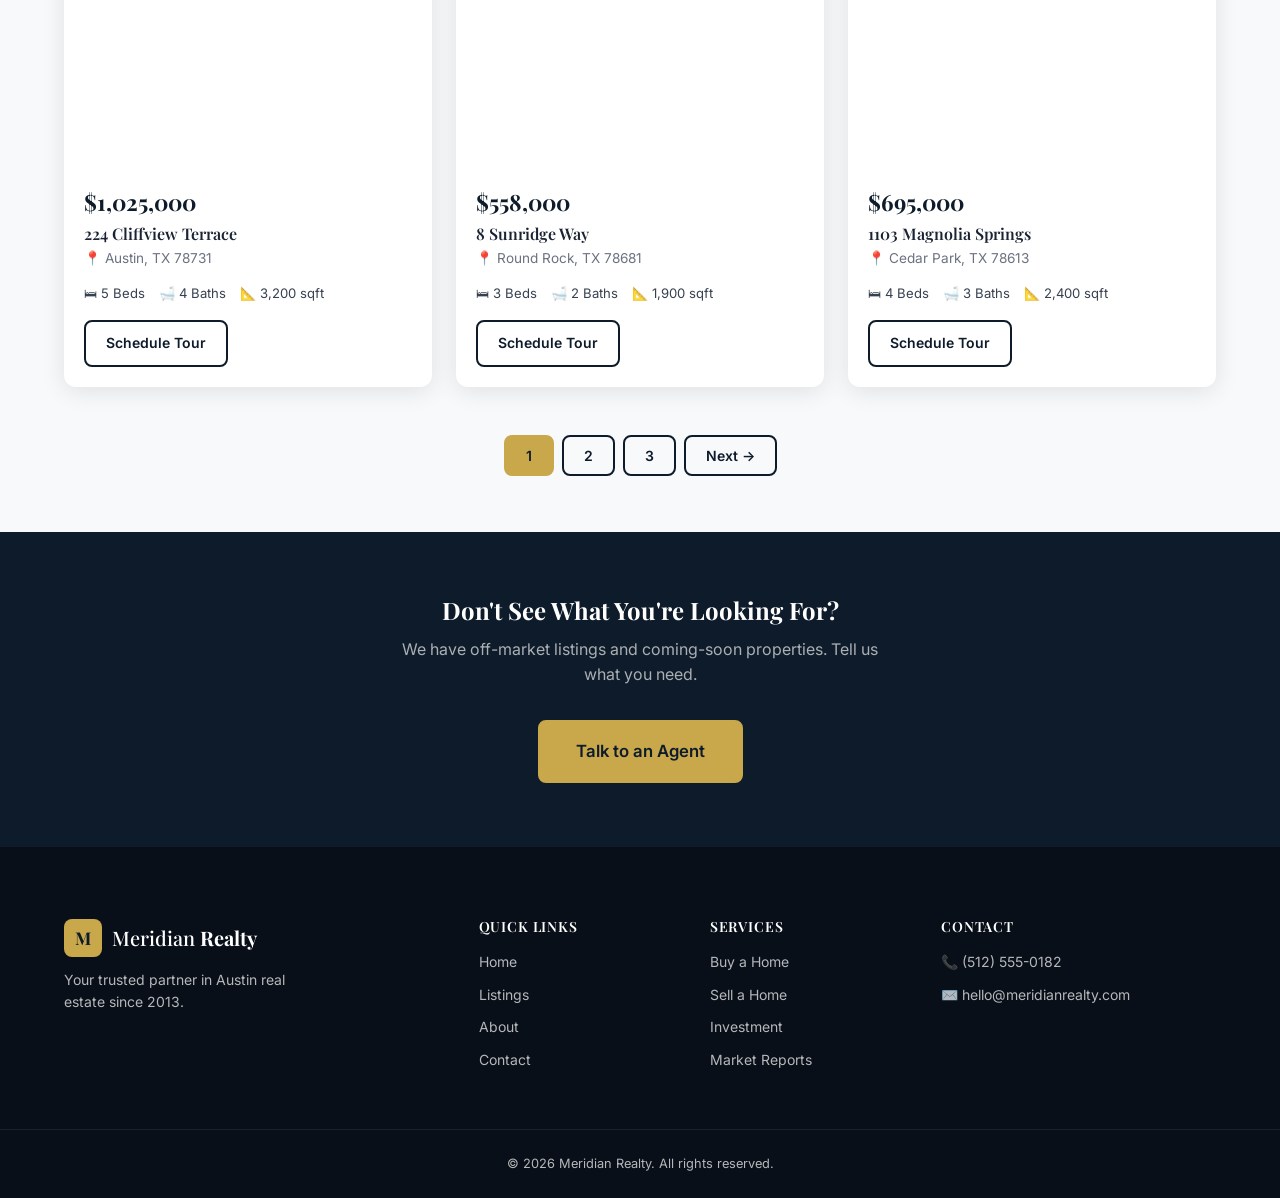
<file: properties.html>
<!DOCTYPE html>
<html lang="en">
<head>
  <meta charset="UTF-8" />
  <meta name="viewport" content="width=device-width, initial-scale=1.0" />
  <title>Listings | Meridian Realty</title>
  <meta name="description" content="Browse all available properties — single family homes, condos, townhouses, and investment properties in Austin, TX." />
  <script async src="https://www.googletagmanager.com/gtag/js?id=G-XXXXXXXXXX"></script>
  <script>window.dataLayer=window.dataLayer||[];function gtag(){dataLayer.push(arguments);}gtag('js',new Date());gtag('config','G-XXXXXXXXXX');</script>
  <link rel="preconnect" href="https://fonts.googleapis.com" />
  <link rel="preconnect" href="https://fonts.gstatic.com" crossorigin />
  <link href="https://fonts.googleapis.com/css2?family=Playfair+Display:wght@400;600;700&family=Inter:wght@300;400;500;600&display=swap" rel="stylesheet" />
  <link rel="stylesheet" href="css/styles.css" />
</head>
<body>

  <header class="nav-header scrolled" id="navbar">
    <div class="container nav-inner">
      <a href="index.html" class="logo" style="color:var(--navy)">
        <span class="logo-icon">M</span>
        <span>Meridian <strong>Realty</strong></span>
      </a>
      <nav class="nav-links" id="navLinks">
        <a href="index.html">Home</a>
        <a href="properties.html" class="active">Listings</a>
        <a href="about.html">About</a>
        <a href="contact.html">Contact</a>
        <a href="contact.html#book" class="btn btn-sm btn-gold">Book a Call</a>
      </nav>
      <button class="hamburger" id="hamburger" aria-label="Open menu">
        <span></span><span></span><span></span>
      </button>
    </div>
  </header>

  <!-- PAGE HERO -->
  <div class="page-hero">
    <div class="container">
      <p class="eyebrow">Current Inventory</p>
      <h1>Available Properties</h1>
      <p>Explore our curated selection of homes across Austin and surrounding communities.</p>
    </div>
  </div>

  <!-- FILTERS -->
  <div class="filters-bar">
    <div class="container filters-inner">
      <span class="filter-label">Filter by:</span>
      <select class="filter-select" id="filterType">
        <option value="">All Types</option>
        <option>Single Family</option>
        <option>Condo</option>
        <option>Townhouse</option>
        <option>Multi-Family</option>
      </select>
      <select class="filter-select" id="filterPrice">
        <option value="">Any Price</option>
        <option>Under $500K</option>
        <option>$500K – $1M</option>
        <option>$1M – $2M</option>
        <option>$2M+</option>
      </select>
      <select class="filter-select" id="filterBeds">
        <option value="">Any Beds</option>
        <option>1–2 Beds</option>
        <option>3 Beds</option>
        <option>4 Beds</option>
        <option>5+ Beds</option>
      </select>
      <select class="filter-select" id="filterArea">
        <option value="">All Areas</option>
        <option>Austin</option>
        <option>Round Rock</option>
        <option>Cedar Park</option>
        <option>Westlake Hills</option>
      </select>
    </div>
  </div>

  <!-- LISTINGS -->
  <section class="listings-section">
    <div class="container">
      <div class="listings-header">
        <p class="listings-count">Showing <strong>9</strong> properties</p>
        <select class="sort-select">
          <option>Sort: Newest First</option>
          <option>Price: Low to High</option>
          <option>Price: High to Low</option>
          <option>Most Popular</option>
        </select>
      </div>

      <div class="properties-grid-4" id="listingsGrid">

        <article class="property-card">
          <div class="property-img" style="background-image:url('https://images.unsplash.com/photo-1570129477492-45c003edd2be?w=800&q=80')">
            <span class="tag tag-new">New</span>
            <button class="fav-btn">♡</button>
          </div>
          <div class="property-body">
            <div class="property-price">$1,295,000</div>
            <h3 class="property-name">4240 Lakewood Drive</h3>
            <p class="property-loc">📍 Austin, TX 78746</p>
            <div class="property-meta">
              <span>🛏 5 Beds</span><span>🛁 4 Baths</span><span>📐 3,800 sqft</span>
            </div>
            <a href="contact.html#book" class="btn btn-outline btn-sm">Schedule Tour</a>
          </div>
        </article>

        <article class="property-card">
          <div class="property-img" style="background-image:url('https://images.unsplash.com/photo-1600596542815-ffad4c1539a9?w=800&q=80')">
            <span class="tag tag-hot">Hot</span>
            <button class="fav-btn">♡</button>
          </div>
          <div class="property-body">
            <div class="property-price">$874,000</div>
            <h3 class="property-name">7 Hillcrest Court</h3>
            <p class="property-loc">📍 Austin, TX 78703</p>
            <div class="property-meta">
              <span>🛏 4 Beds</span><span>🛁 3 Baths</span><span>📐 2,600 sqft</span>
            </div>
            <a href="contact.html#book" class="btn btn-outline btn-sm">Schedule Tour</a>
          </div>
        </article>

        <article class="property-card">
          <div class="property-img" style="background-image:url('https://images.unsplash.com/photo-1605276374104-dee2a0ed3cd6?w=800&q=80')">
            <button class="fav-btn">♡</button>
          </div>
          <div class="property-body">
            <div class="property-price">$645,000</div>
            <h3 class="property-name">312 Maplebrook Lane</h3>
            <p class="property-loc">📍 Round Rock, TX 78664</p>
            <div class="property-meta">
              <span>🛏 3 Beds</span><span>🛁 2 Baths</span><span>📐 2,100 sqft</span>
            </div>
            <a href="contact.html#book" class="btn btn-outline btn-sm">Schedule Tour</a>
          </div>
        </article>

        <article class="property-card">
          <div class="property-img" style="background-image:url('https://images.unsplash.com/photo-1564013799919-ab600027ffc6?w=800&q=80')">
            <span class="tag tag-new">New</span>
            <button class="fav-btn">♡</button>
          </div>
          <div class="property-body">
            <div class="property-price">$2,150,000</div>
            <h3 class="property-name">901 Barton Skyline</h3>
            <p class="property-loc">📍 Westlake Hills, TX 78746</p>
            <div class="property-meta">
              <span>🛏 6 Beds</span><span>🛁 5 Baths</span><span>📐 5,200 sqft</span>
            </div>
            <a href="contact.html#book" class="btn btn-outline btn-sm">Schedule Tour</a>
          </div>
        </article>

        <article class="property-card">
          <div class="property-img" style="background-image:url('https://images.unsplash.com/photo-1582268611958-ebfd161ef9cf?w=800&q=80')">
            <button class="fav-btn">♡</button>
          </div>
          <div class="property-body">
            <div class="property-price">$489,000</div>
            <h3 class="property-name">55 Creekside Place #4B</h3>
            <p class="property-loc">📍 Cedar Park, TX 78613</p>
            <div class="property-meta">
              <span>🛏 2 Beds</span><span>🛁 2 Baths</span><span>📐 1,350 sqft</span>
            </div>
            <a href="contact.html#book" class="btn btn-outline btn-sm">Schedule Tour</a>
          </div>
        </article>

        <article class="property-card">
          <div class="property-img" style="background-image:url('https://images.unsplash.com/photo-1613977257363-707ba9348227?w=800&q=80')">
            <span class="tag tag-hot">Hot</span>
            <button class="fav-btn">♡</button>
          </div>
          <div class="property-body">
            <div class="property-price">$779,500</div>
            <h3 class="property-name">18 Ridgemont Blvd</h3>
            <p class="property-loc">📍 Austin, TX 78757</p>
            <div class="property-meta">
              <span>🛏 4 Beds</span><span>🛁 3 Baths</span><span>📐 2,850 sqft</span>
            </div>
            <a href="contact.html#book" class="btn btn-outline btn-sm">Schedule Tour</a>
          </div>
        </article>

        <article class="property-card">
          <div class="property-img" style="background-image:url('https://images.unsplash.com/photo-1602941525421-8f8b81d3edbb?w=800&q=80')">
            <button class="fav-btn">♡</button>
          </div>
          <div class="property-body">
            <div class="property-price">$1,025,000</div>
            <h3 class="property-name">224 Cliffview Terrace</h3>
            <p class="property-loc">📍 Austin, TX 78731</p>
            <div class="property-meta">
              <span>🛏 5 Beds</span><span>🛁 4 Baths</span><span>📐 3,200 sqft</span>
            </div>
            <a href="contact.html#book" class="btn btn-outline btn-sm">Schedule Tour</a>
          </div>
        </article>

        <article class="property-card">
          <div class="property-img" style="background-image:url('https://images.unsplash.com/photo-1600607687920-4e2a09cf159d?w=800&q=80')">
            <button class="fav-btn">♡</button>
          </div>
          <div class="property-body">
            <div class="property-price">$558,000</div>
            <h3 class="property-name">8 Sunridge Way</h3>
            <p class="property-loc">📍 Round Rock, TX 78681</p>
            <div class="property-meta">
              <span>🛏 3 Beds</span><span>🛁 2 Baths</span><span>📐 1,900 sqft</span>
            </div>
            <a href="contact.html#book" class="btn btn-outline btn-sm">Schedule Tour</a>
          </div>
        </article>

        <article class="property-card">
          <div class="property-img" style="background-image:url('https://images.unsplash.com/photo-1558618666-fcd25c85cd64?w=800&q=80')">
            <span class="tag tag-new">New</span>
            <button class="fav-btn">♡</button>
          </div>
          <div class="property-body">
            <div class="property-price">$695,000</div>
            <h3 class="property-name">1103 Magnolia Springs</h3>
            <p class="property-loc">📍 Cedar Park, TX 78613</p>
            <div class="property-meta">
              <span>🛏 4 Beds</span><span>🛁 3 Baths</span><span>📐 2,400 sqft</span>
            </div>
            <a href="contact.html#book" class="btn btn-outline btn-sm">Schedule Tour</a>
          </div>
        </article>

      </div>

      <!-- Pagination -->
      <div style="display:flex;justify-content:center;gap:8px;margin-top:48px;">
        <button class="btn btn-gold btn-sm">1</button>
        <button class="btn btn-outline btn-sm">2</button>
        <button class="btn btn-outline btn-sm">3</button>
        <button class="btn btn-outline btn-sm">Next →</button>
      </div>
    </div>
  </section>

  <!-- CTA BANNER -->
  <section class="section" style="background:var(--navy);padding:64px 0;">
    <div class="container" style="text-align:center;">
      <h2 style="color:var(--white);margin-bottom:12px;">Don't See What You're Looking For?</h2>
      <p style="color:rgba(255,255,255,.65);margin-bottom:32px;max-width:480px;margin-left:auto;margin-right:auto;">
        We have off-market listings and coming-soon properties. Tell us what you need.
      </p>
      <a href="contact.html" class="btn btn-gold btn-lg">Talk to an Agent</a>
    </div>
  </section>

  <footer class="footer">
    <div class="container footer-inner">
      <div class="footer-brand">
        <a href="index.html" class="logo logo-light"><span class="logo-icon">M</span><span>Meridian <strong>Realty</strong></span></a>
        <p>Your trusted partner in Austin real estate since 2013.</p>
      </div>
      <div class="footer-links"><h4>Quick Links</h4><a href="index.html">Home</a><a href="properties.html">Listings</a><a href="about.html">About</a><a href="contact.html">Contact</a></div>
      <div class="footer-links"><h4>Services</h4><a href="#">Buy a Home</a><a href="#">Sell a Home</a><a href="#">Investment</a><a href="#">Market Reports</a></div>
      <div class="footer-contact"><h4>Contact</h4><p>📞 <a href="tel:+15125550182">(512) 555-0182</a></p><p>✉️ <a href="mailto:hello@meridianrealty.com">hello@meridianrealty.com</a></p></div>
    </div>
    <div class="footer-bottom"><p>© 2026 Meridian Realty. All rights reserved.</p></div>
  </footer>

  <script src="js/main.js"></script>
</body>
</html>
</file>
<file: css/styles.css>
/* ── RESET & BASE ── */
*, *::before, *::after { box-sizing: border-box; margin: 0; padding: 0; }

:root {
  --navy:    #0d1b2a;
  --navy-2:  #132338;
  --gold:    #c9a84c;
  --gold-lt: #e2c97e;
  --white:   #ffffff;
  --gray-50: #f8f9fb;
  --gray-100:#f0f2f5;
  --gray-300:#d1d5db;
  --gray-500:#6b7280;
  --gray-700:#374151;
  --text:    #1a2332;
  --radius:  12px;
  --shadow:  0 4px 24px rgba(0,0,0,.10);
  --shadow-lg: 0 12px 48px rgba(0,0,0,.16);
  --transition: .25s ease;
}

html { scroll-behavior: smooth; }

body {
  font-family: 'Inter', sans-serif;
  color: var(--text);
  background: var(--white);
  line-height: 1.6;
  -webkit-font-smoothing: antialiased;
}

h1,h2,h3,h4 { font-family: 'Playfair Display', serif; line-height: 1.2; }
a { text-decoration: none; color: inherit; }
img { max-width: 100%; display: block; }
input, select, textarea, button { font-family: inherit; }

.container { max-width: 1200px; margin: 0 auto; padding: 0 24px; }
.text-center { text-align: center; }
.mt-lg { margin-top: 48px; }

/* ── BUTTONS ── */
.btn {
  display: inline-flex; align-items: center; justify-content: center;
  padding: 14px 28px; border-radius: 8px; font-weight: 600; font-size: .95rem;
  cursor: pointer; transition: var(--transition); border: 2px solid transparent;
  white-space: nowrap;
}
.btn-gold { background: var(--gold); color: var(--navy); border-color: var(--gold); }
.btn-gold:hover { background: var(--gold-lt); border-color: var(--gold-lt); transform: translateY(-1px); box-shadow: 0 6px 20px rgba(201,168,76,.35); }
.btn-outline { background: transparent; border-color: var(--navy); color: var(--navy); }
.btn-outline:hover { background: var(--navy); color: var(--white); }
.btn-outline-white { background: transparent; border-color: var(--white); color: var(--white); }
.btn-outline-white:hover { background: var(--white); color: var(--navy); }
.btn-sm { padding: 10px 20px; font-size: .875rem; }
.btn-lg { padding: 16px 36px; font-size: 1.05rem; }

/* ── NAV ── */
.nav-header {
  position: fixed; top: 0; left: 0; right: 0; z-index: 1000;
  padding: 20px 0;
  transition: background var(--transition), padding var(--transition), box-shadow var(--transition);
}
.nav-header.scrolled {
  background: var(--white);
  box-shadow: 0 2px 20px rgba(0,0,0,.10);
  padding: 14px 0;
}
.nav-header.scrolled .logo,
.nav-header.scrolled .nav-links a { color: var(--navy); }

.nav-inner { display: flex; align-items: center; justify-content: space-between; }

.logo {
  display: flex; align-items: center; gap: 10px;
  font-size: 1.25rem; font-weight: 500; color: var(--white);
  font-family: 'Playfair Display', serif;
}
.logo strong { font-weight: 700; }
.logo-icon {
  width: 38px; height: 38px; background: var(--gold);
  border-radius: 8px; display: grid; place-items: center;
  color: var(--navy); font-weight: 700; font-size: 1.1rem;
}
.logo-light { color: var(--white); }

.nav-links { display: flex; align-items: center; gap: 32px; }
.nav-links a { font-size: .9rem; font-weight: 500; color: rgba(255,255,255,.9); transition: color var(--transition); }
.nav-links a:hover, .nav-links a.active { color: var(--gold); }
.nav-links a.active { font-weight: 600; }

.hamburger {
  display: none; flex-direction: column; gap: 5px; background: none; border: none;
  cursor: pointer; padding: 4px;
}
.hamburger span { display: block; width: 24px; height: 2px; background: var(--white); border-radius: 2px; transition: var(--transition); }
.nav-header.scrolled .hamburger span { background: var(--navy); }

/* ── HERO ── */
.hero {
  position: relative; min-height: 100vh;
  display: flex; align-items: center;
  overflow: hidden;
}
.hero-bg {
  position: absolute; inset: 0;
  background-image: url('https://images.unsplash.com/photo-1613490493576-7fde63acd811?w=1600&q=85');
  background-size: cover; background-position: center;
}
.hero-overlay {
  position: absolute; inset: 0;
  background: linear-gradient(135deg, rgba(13,27,42,.85) 0%, rgba(13,27,42,.65) 60%, rgba(13,27,42,.45) 100%);
}
.hero-content { position: relative; z-index: 1; max-width: 860px; padding-top: 100px; }

.hero-eyebrow {
  font-size: .875rem; font-weight: 600; letter-spacing: .1em; text-transform: uppercase;
  color: var(--gold); margin-bottom: 16px;
}
.hero-title {
  font-size: clamp(2.5rem, 6vw, 4.5rem); color: var(--white);
  margin-bottom: 20px; font-weight: 700;
}
.hero-sub {
  font-size: 1.1rem; color: rgba(255,255,255,.8);
  max-width: 560px; margin-bottom: 40px;
}

/* Search Bar */
.search-bar {
  background: var(--white); border-radius: 12px;
  display: flex; flex-wrap: wrap; align-items: stretch;
  box-shadow: var(--shadow-lg); overflow: hidden;
}
.search-fields { display: flex; flex: 1; flex-wrap: wrap; }
.search-field {
  flex: 1; min-width: 160px; padding: 16px 20px; display: flex; flex-direction: column;
}
.search-field label { font-size: .72rem; font-weight: 600; text-transform: uppercase; letter-spacing: .06em; color: var(--gray-500); margin-bottom: 4px; }
.search-field input, .search-field select {
  border: none; outline: none; font-size: .95rem; font-weight: 500; color: var(--text);
  background: transparent; appearance: none; -webkit-appearance: none; cursor: pointer;
}
.search-divider { width: 1px; background: var(--gray-100); margin: 12px 0; align-self: stretch; }
.search-btn { border-radius: 0; padding: 20px 32px; }

/* ── STATS ── */
.stats-bar { background: var(--navy); padding: 48px 0; }
.stats-grid { display: grid; grid-template-columns: repeat(4, 1fr); gap: 32px; text-align: center; }
.stat-number { font-size: 2.8rem; font-weight: 700; color: var(--gold); font-family: 'Playfair Display', serif; }
.stat-suffix { font-size: 2rem; font-weight: 700; color: var(--gold); }
.stat p { color: rgba(255,255,255,.65); font-size: .875rem; margin-top: 4px; }

/* ── SECTIONS ── */
.section { padding: 96px 0; }

.section-header { text-align: center; margin-bottom: 56px; }
.eyebrow {
  font-size: .8rem; font-weight: 600; letter-spacing: .12em;
  text-transform: uppercase; color: var(--gold); margin-bottom: 12px;
}
.section-header h2 { font-size: clamp(1.8rem, 3.5vw, 2.8rem); margin-bottom: 12px; }
.section-sub { color: var(--gray-500); max-width: 500px; margin: 0 auto; }

/* ── PROPERTY CARDS ── */
.properties-grid { display: grid; grid-template-columns: repeat(3, 1fr); gap: 28px; }

.property-card {
  border-radius: var(--radius); overflow: hidden;
  background: var(--white); box-shadow: var(--shadow);
  transition: transform var(--transition), box-shadow var(--transition);
}
.property-card:hover { transform: translateY(-6px); box-shadow: var(--shadow-lg); }

.property-img {
  height: 240px; background-size: cover; background-position: center;
  position: relative;
}
.featured-card .property-img { height: 280px; }

.tag {
  position: absolute; top: 16px; left: 16px;
  padding: 4px 12px; border-radius: 20px; font-size: .75rem; font-weight: 600;
}
.tag-new  { background: var(--gold); color: var(--navy); }
.tag-hot  { background: #ef4444; color: var(--white); }
.tag-sold { background: var(--gray-500); color: var(--white); }

.fav-btn {
  position: absolute; top: 14px; right: 14px; background: var(--white);
  border: none; border-radius: 50%; width: 36px; height: 36px;
  cursor: pointer; font-size: 1.1rem; display: grid; place-items: center;
  box-shadow: 0 2px 8px rgba(0,0,0,.15); transition: var(--transition);
}
.fav-btn:hover, .fav-btn.active { color: #ef4444; }

.property-body { padding: 20px; }
.property-price { font-size: 1.4rem; font-weight: 700; color: var(--navy); margin-bottom: 4px; font-family: 'Playfair Display', serif; }
.property-name { font-size: 1rem; font-weight: 600; margin-bottom: 4px; }
.property-loc { font-size: .85rem; color: var(--gray-500); margin-bottom: 14px; }
.property-meta { display: flex; gap: 14px; font-size: .82rem; color: var(--gray-700); margin-bottom: 16px; flex-wrap: wrap; }
.property-meta span { display: flex; align-items: center; gap: 4px; }

/* ── HOW IT WORKS ── */
.how-it-works { background: var(--gray-50); }
.steps-grid { display: flex; align-items: flex-start; gap: 16px; justify-content: center; flex-wrap: wrap; }
.step { text-align: center; max-width: 200px; flex: 1 1 160px; }
.step-icon {
  width: 56px; height: 56px; border-radius: 50%; background: var(--gold);
  color: var(--navy); font-weight: 700; font-size: 1.1rem;
  display: flex; align-items: center; justify-content: center; margin: 0 auto 16px;
}
.step h3 { font-size: 1rem; margin-bottom: 8px; }
.step p { font-size: .875rem; color: var(--gray-500); }
.step-arrow { font-size: 1.5rem; color: var(--gold); padding-top: 20px; }

/* ── TESTIMONIALS ── */
.testimonials-grid { display: grid; grid-template-columns: repeat(3, 1fr); gap: 28px; }
.testimonial {
  background: var(--white); border-radius: var(--radius); padding: 32px;
  box-shadow: var(--shadow); border-top: 3px solid var(--gold);
}
.stars { color: var(--gold); font-size: 1rem; margin-bottom: 12px; letter-spacing: 2px; }
.testimonial p { font-style: italic; color: var(--gray-700); margin-bottom: 16px; font-size: .95rem; }
.testimonial footer strong { display: block; font-weight: 600; font-size: .875rem; }
.testimonial footer { font-size: .8rem; color: var(--gray-500); }

/* ── CTA SECTION ── */
.cta-section { background: var(--navy); }
.cta-card {
  display: grid; grid-template-columns: 1fr 1fr; gap: 64px;
  align-items: center;
}
.cta-text h2 { color: var(--white); font-size: clamp(1.6rem, 3vw, 2.4rem); margin-bottom: 12px; }
.cta-text p { color: rgba(255,255,255,.7); }

.cta-form { display: flex; flex-direction: column; gap: 12px; }
.cta-form input {
  padding: 14px 18px; border-radius: 8px; border: 1px solid rgba(255,255,255,.15);
  background: rgba(255,255,255,.08); color: var(--white); font-size: .95rem; outline: none;
  transition: border-color var(--transition);
}
.cta-form input::placeholder { color: rgba(255,255,255,.4); }
.cta-form input:focus { border-color: var(--gold); }
.form-note { font-size: .75rem; color: rgba(255,255,255,.4); text-align: center; }

/* ── FOOTER ── */
.footer { background: #080f18; color: rgba(255,255,255,.7); padding: 72px 0 0; }
.footer-inner { display: grid; grid-template-columns: 2fr 1fr 1fr 1.5fr; gap: 48px; margin-bottom: 48px; }
.footer-brand p { font-size: .875rem; margin-top: 12px; max-width: 260px; }
.social-links { display: flex; gap: 12px; margin-top: 20px; }
.social-links a {
  width: 36px; height: 36px; border-radius: 8px; border: 1px solid rgba(255,255,255,.15);
  display: grid; place-items: center; font-size: .75rem; font-weight: 700;
  transition: var(--transition);
}
.social-links a:hover { border-color: var(--gold); color: var(--gold); }
.footer-links h4, .footer-contact h4 { font-size: .875rem; font-weight: 600; color: var(--white); margin-bottom: 16px; text-transform: uppercase; letter-spacing: .06em; }
.footer-links a { display: block; font-size: .875rem; margin-bottom: 10px; transition: color var(--transition); }
.footer-links a:hover { color: var(--gold); }
.footer-contact p { font-size: .875rem; margin-bottom: 10px; }
.footer-contact a { transition: color var(--transition); }
.footer-contact a:hover { color: var(--gold); }
.footer-bottom {
  border-top: 1px solid rgba(255,255,255,.08); padding: 24px 0;
  text-align: center; font-size: .8rem;
}
.footer-bottom a { color: rgba(255,255,255,.5); transition: color var(--transition); }
.footer-bottom a:hover { color: var(--gold); }

/* ── PROPERTIES PAGE ── */
.page-hero {
  background: var(--navy); padding: 140px 0 64px;
  text-align: center;
}
.page-hero h1 { color: var(--white); font-size: clamp(2rem, 4vw, 3rem); margin-bottom: 12px; }
.page-hero p { color: rgba(255,255,255,.65); max-width: 500px; margin: 0 auto; }

.filters-bar {
  background: var(--white); border-bottom: 1px solid var(--gray-100);
  padding: 20px 0; position: sticky; top: 64px; z-index: 100;
  box-shadow: 0 2px 8px rgba(0,0,0,.05);
}
.filters-inner { display: flex; gap: 12px; align-items: center; flex-wrap: wrap; }
.filter-select {
  padding: 10px 16px; border: 1px solid var(--gray-300); border-radius: 8px;
  font-size: .875rem; background: var(--white); cursor: pointer; outline: none;
  transition: border-color var(--transition);
}
.filter-select:focus { border-color: var(--gold); }
.filter-label { font-size: .875rem; font-weight: 600; color: var(--gray-500); margin-right: 4px; }

.listings-section { padding: 56px 0; background: var(--gray-50); }
.listings-header { display: flex; justify-content: space-between; align-items: center; margin-bottom: 32px; }
.listings-count { font-size: .875rem; color: var(--gray-500); }
.sort-select { padding: 8px 14px; border: 1px solid var(--gray-300); border-radius: 8px; font-size: .875rem; outline: none; }

.properties-grid-4 { display: grid; grid-template-columns: repeat(3, 1fr); gap: 24px; }

/* ── ABOUT PAGE ── */
.about-hero {
  background: var(--navy); padding: 140px 0 96px; overflow: hidden; position: relative;
}
.about-hero::after {
  content: ''; position: absolute; bottom: -2px; left: 0; right: 0; height: 60px;
  background: var(--white); clip-path: ellipse(60% 100% at 50% 100%);
}
.about-intro { display: grid; grid-template-columns: 1fr 1fr; gap: 80px; align-items: center; }
.about-img-wrap { position: relative; }
.about-img {
  width: 100%; height: 500px; border-radius: var(--radius);
  background-image: url('https://images.unsplash.com/photo-1560518883-ce09059eeffa?w=800&q=80');
  background-size: cover; background-position: center;
}
.about-badge {
  position: absolute; bottom: -20px; right: -20px; background: var(--gold);
  padding: 20px 28px; border-radius: var(--radius); text-align: center; color: var(--navy);
}
.about-badge .num { font-size: 2rem; font-weight: 700; font-family: 'Playfair Display', serif; }
.about-badge p { font-size: .8rem; font-weight: 600; }
.about-text h2 { font-size: clamp(1.8rem, 3vw, 2.4rem); margin-bottom: 20px; }
.about-text p { color: var(--gray-700); margin-bottom: 16px; font-size: .95rem; }
.about-values { margin-top: 28px; display: flex; flex-direction: column; gap: 16px; }
.value-item { display: flex; gap: 14px; align-items: flex-start; }
.value-dot { width: 10px; height: 10px; border-radius: 50%; background: var(--gold); margin-top: 6px; flex-shrink: 0; }

/* Team */
.team-grid { display: grid; grid-template-columns: repeat(3, 1fr); gap: 32px; }
.team-card { text-align: center; }
.team-photo {
  width: 100%; height: 300px; border-radius: var(--radius); margin-bottom: 20px;
  background-size: cover; background-position: center top;
}
.team-card h3 { font-size: 1.1rem; margin-bottom: 4px; }
.team-card .role { font-size: .875rem; color: var(--gold); font-weight: 500; margin-bottom: 8px; }
.team-card p { font-size: .85rem; color: var(--gray-500); }

/* ── CONTACT PAGE ── */
.contact-section { padding: 96px 0; }
.contact-grid { display: grid; grid-template-columns: 1.2fr 1fr; gap: 80px; }
.contact-form-card {
  background: var(--white); border-radius: var(--radius);
  padding: 48px; box-shadow: var(--shadow-lg);
}
.contact-form-card h2 { font-size: 1.8rem; margin-bottom: 8px; }
.contact-form-card .sub { color: var(--gray-500); margin-bottom: 32px; }

.form-grid { display: grid; grid-template-columns: 1fr 1fr; gap: 16px; }
.form-group { display: flex; flex-direction: column; gap: 6px; }
.form-group.full { grid-column: 1 / -1; }
.form-group label { font-size: .8rem; font-weight: 600; text-transform: uppercase; letter-spacing: .06em; color: var(--gray-500); }
.form-group input,
.form-group select,
.form-group textarea {
  padding: 12px 16px; border: 1.5px solid var(--gray-300); border-radius: 8px;
  font-size: .95rem; outline: none; transition: border-color var(--transition);
  background: var(--white);
}
.form-group input:focus, .form-group select:focus, .form-group textarea:focus { border-color: var(--gold); }
.form-group textarea { resize: vertical; min-height: 120px; }
.form-submit { margin-top: 8px; }
.form-submit .btn { width: 100%; }

.contact-info h3 { font-size: 1.5rem; margin-bottom: 24px; }
.contact-info-item { display: flex; gap: 16px; align-items: flex-start; margin-bottom: 28px; }
.contact-icon {
  width: 48px; height: 48px; border-radius: 10px; background: var(--gold);
  display: grid; place-items: center; font-size: 1.2rem; flex-shrink: 0; color: var(--navy);
}
.contact-info-item h4 { font-size: .875rem; font-weight: 600; margin-bottom: 4px; }
.contact-info-item p, .contact-info-item a { font-size: .9rem; color: var(--gray-700); }

/* Calendly embed */
.calendly-box {
  margin-top: 40px; border-radius: var(--radius); overflow: hidden;
  border: 1px solid var(--gray-100); min-height: 500px;
}

/* ── TOAST ── */
.toast {
  position: fixed; bottom: 32px; right: 32px; z-index: 9999;
  background: var(--navy); color: var(--white); padding: 16px 24px;
  border-radius: 10px; box-shadow: var(--shadow-lg); font-size: .95rem;
  transform: translateY(80px); opacity: 0; transition: .3s ease; pointer-events: none;
}
.toast.show { transform: translateY(0); opacity: 1; }
.toast-icon { color: var(--gold); margin-right: 8px; }

/* ── MOBILE ── */
@media (max-width: 1024px) {
  .properties-grid, .testimonials-grid, .team-grid { grid-template-columns: repeat(2, 1fr); }
  .footer-inner { grid-template-columns: 1fr 1fr; gap: 36px; }
  .contact-grid { grid-template-columns: 1fr; gap: 48px; }
  .about-intro { grid-template-columns: 1fr; }
  .about-img-wrap { display: none; }
  .cta-card { grid-template-columns: 1fr; gap: 40px; }
}

@media (max-width: 768px) {
  .nav-links {
    display: none; flex-direction: column; gap: 20px;
    position: fixed; inset: 0; background: var(--navy);
    justify-content: center; align-items: center; z-index: 999;
  }
  .nav-links.open { display: flex; }
  .nav-links a { font-size: 1.2rem; color: var(--white) !important; }
  .hamburger { display: flex; z-index: 1000; }
  .nav-header { background: rgba(13,27,42,.9); backdrop-filter: blur(8px); }

  .hero-content { padding-top: 80px; }
  .search-bar { flex-direction: column; }
  .search-fields { flex-direction: column; }
  .search-divider { width: auto; height: 1px; margin: 0 16px; }
  .search-btn { border-radius: 0 0 12px 12px; }

  .stats-grid { grid-template-columns: repeat(2,1fr); gap: 24px; }
  .section { padding: 64px 0; }
  .steps-grid { flex-direction: column; align-items: center; }
  .step-arrow { transform: rotate(90deg); }
  .properties-grid, .properties-grid-4, .testimonials-grid, .team-grid { grid-template-columns: 1fr; }
  .footer-inner { grid-template-columns: 1fr; gap: 32px; }
  .form-grid { grid-template-columns: 1fr; }
  .about-badge { position: static; margin-top: 20px; display: inline-block; }
}
</file>
